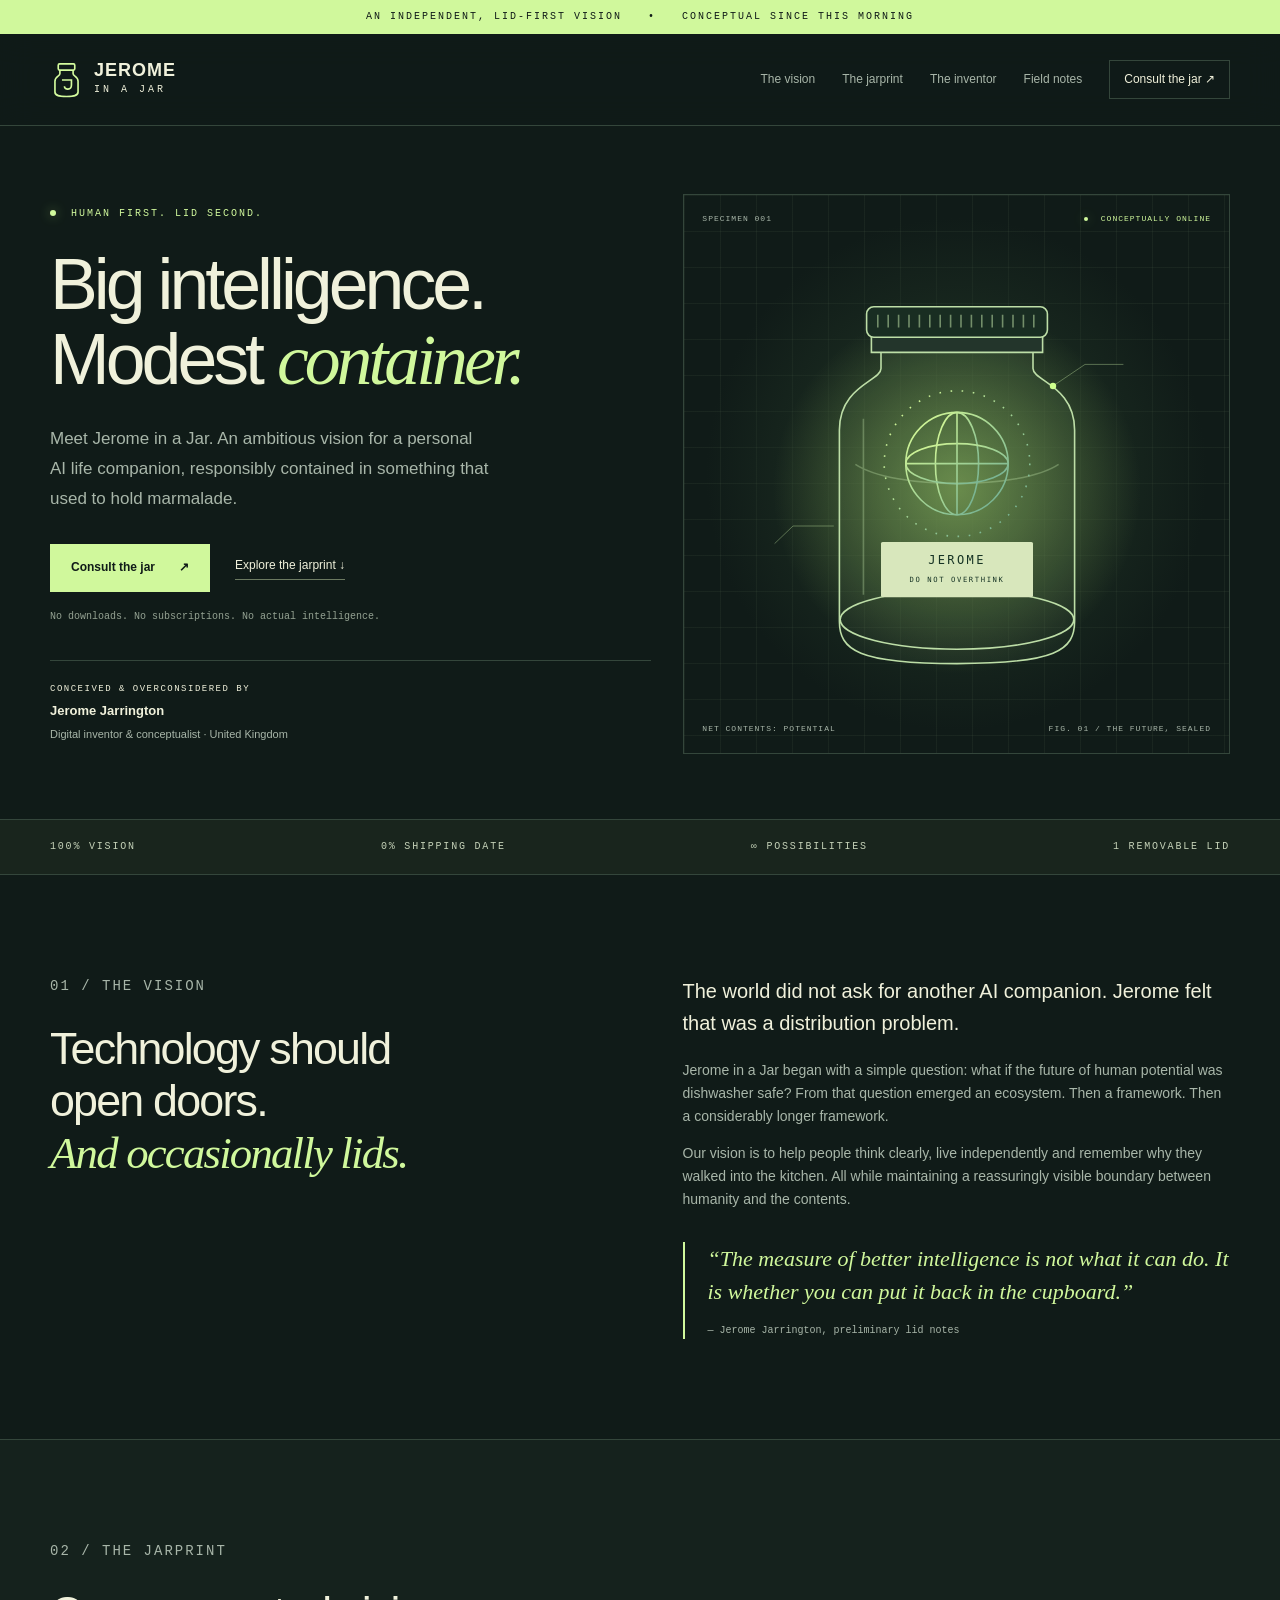
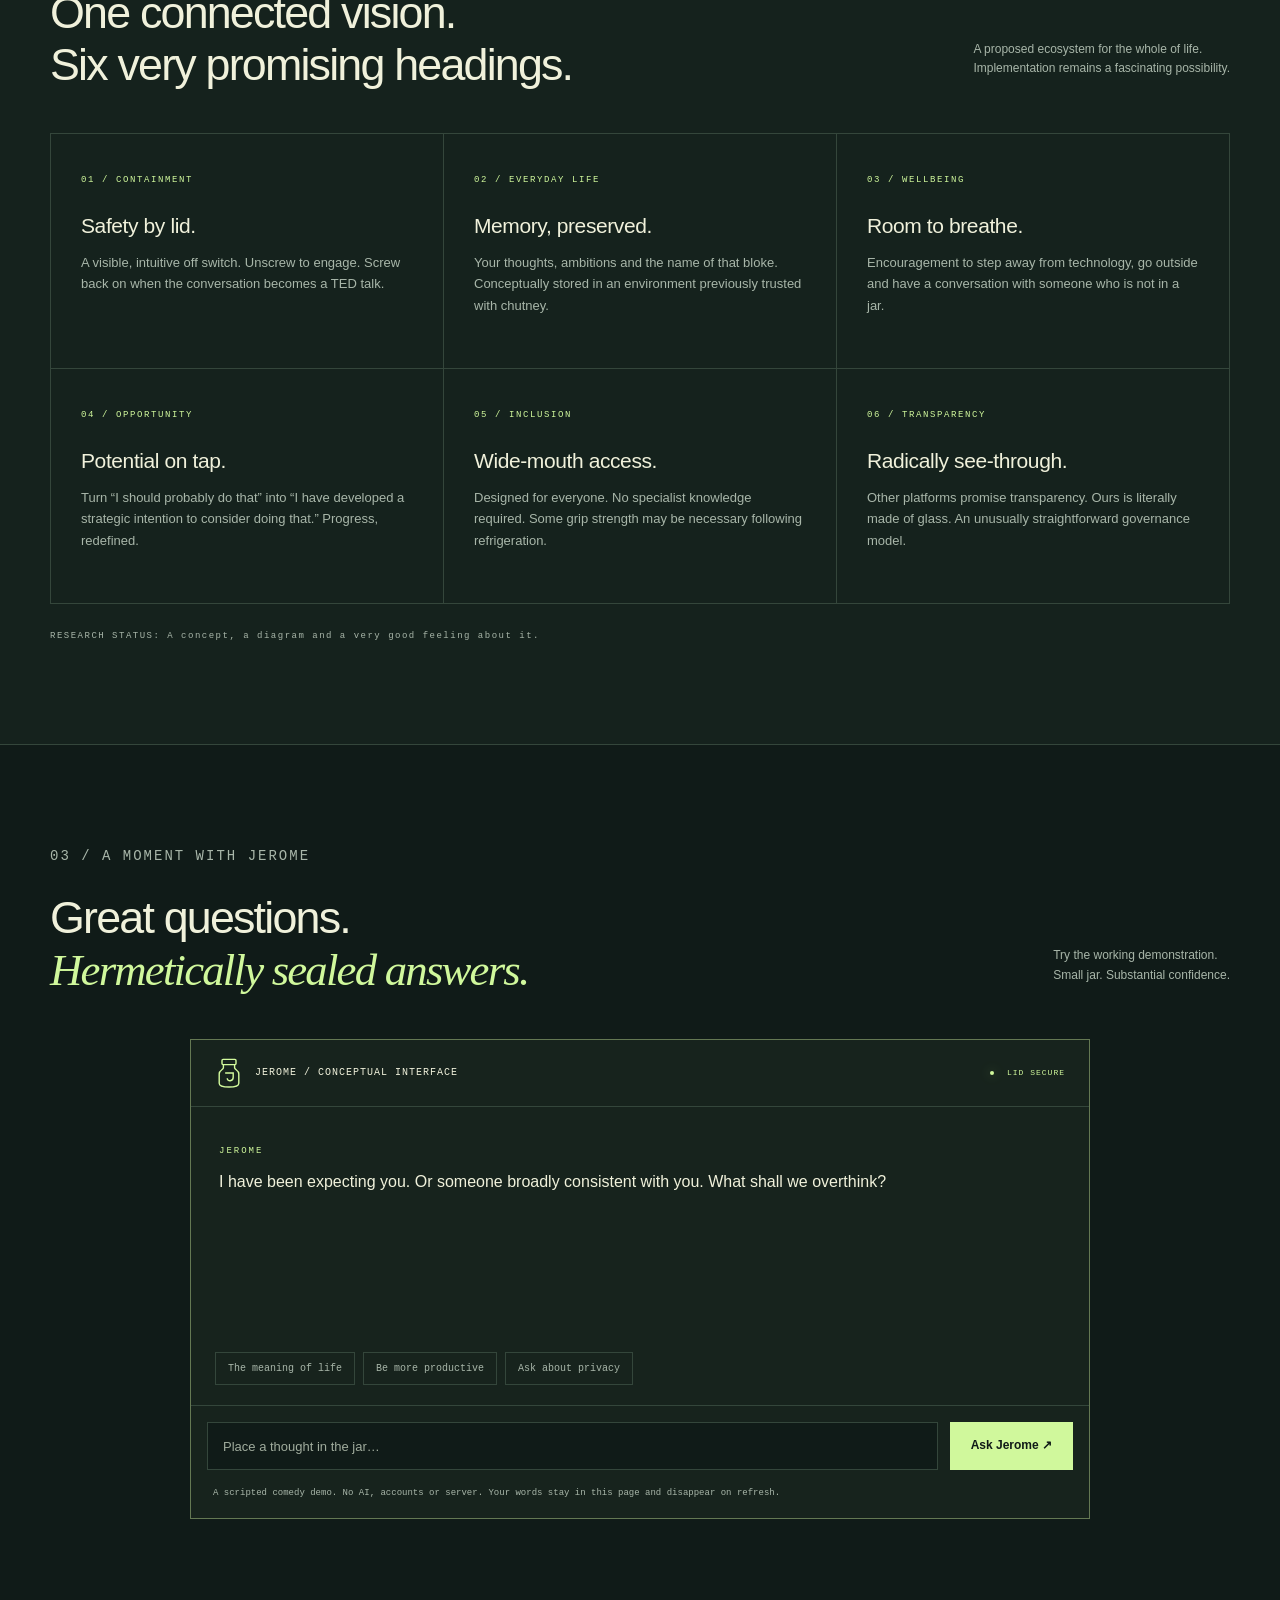
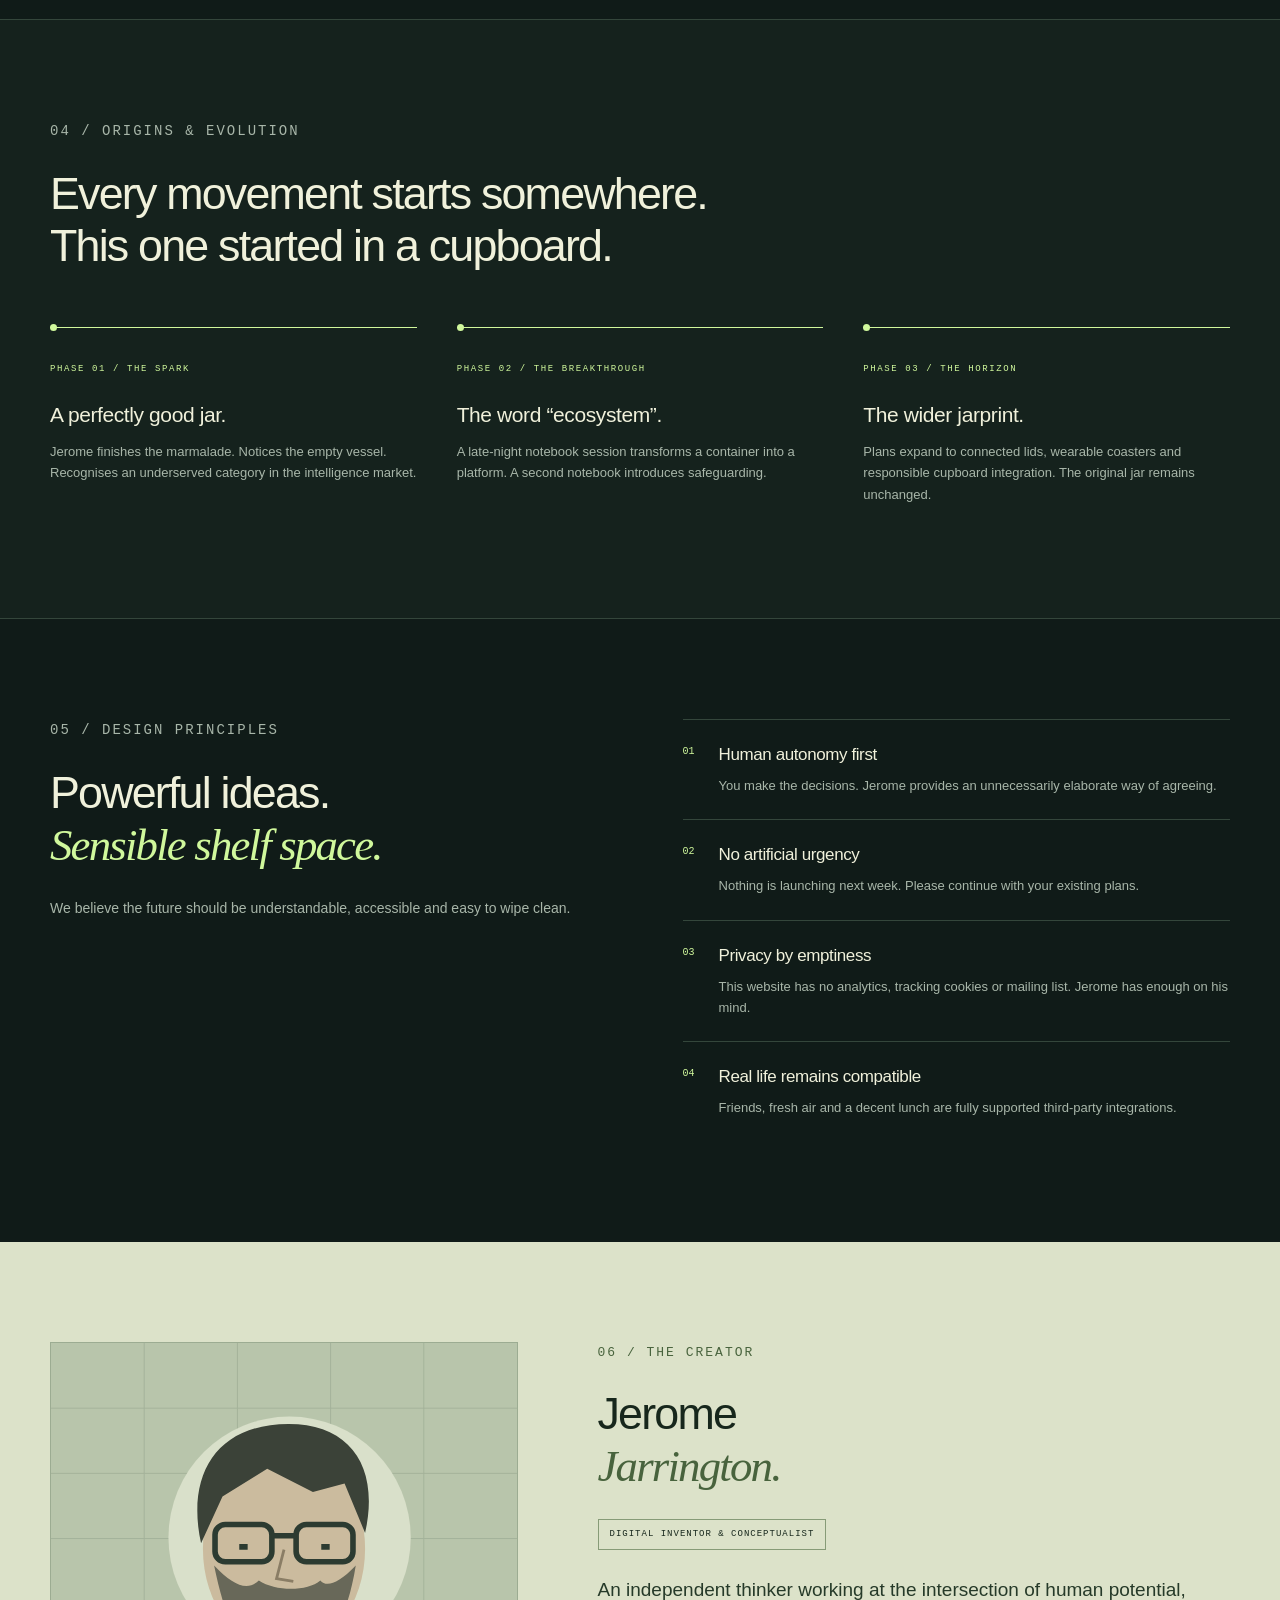
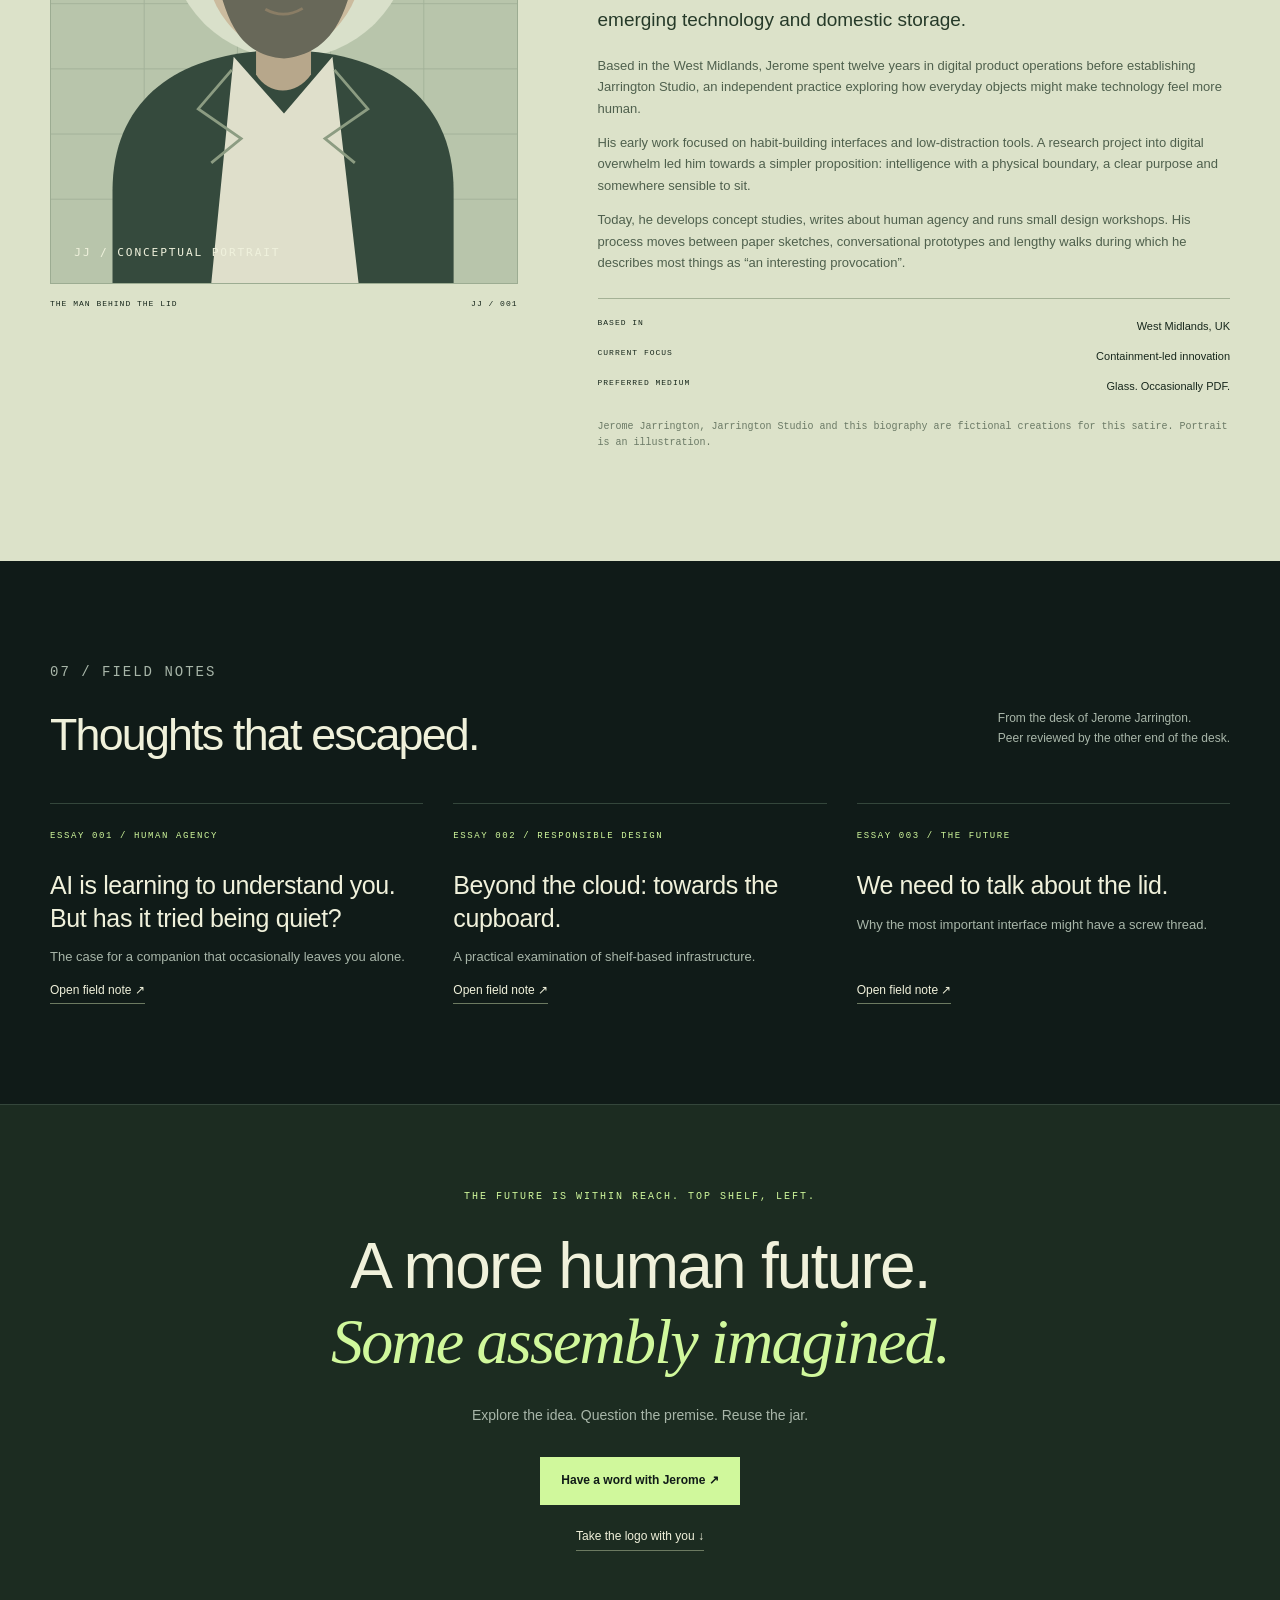
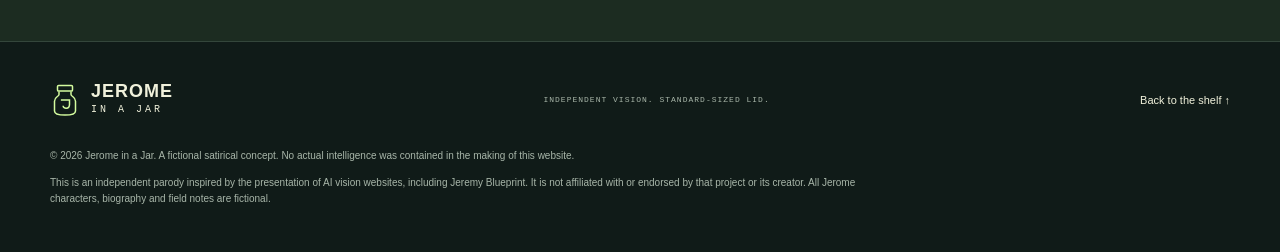
<file: index.html>
<!doctype html>
<html lang="en-GB"><head><meta charset="utf-8"><meta name="viewport" content="width=device-width, initial-scale=1"><title>Jerome in a Jar — Human first. Lid second.</title><meta name="description" content="A very serious vision for a slightly unnecessary future. Meet Jerome in a Jar, a satirical AI companion concept by fictional inventor Jerome Jarrington."><meta name="theme-color" content="#101b18"><meta property="og:title" content="Jerome in a Jar"><meta property="og:description" content="Intelligence should serve humanity. Preferably in a jar."><meta property="og:type" content="website"><link rel="icon" href="assets/logo-mark.svg" type="image/svg+xml"><link rel="stylesheet" href="styles.css"><script src="script.js" defer></script></head>
<body><a class="skip" href="#main">Skip to content</a><div class="announcement">AN INDEPENDENT, LID-FIRST VISION <span>•</span> CONCEPTUAL SINCE THIS MORNING</div><header><div class="wrap nav"><a class="brand" href="#home" aria-label="Jerome in a Jar home"><img src="assets/logo-mark.svg" alt="" width="33" height="38"><span>JEROME <small>IN A JAR</small></span></a><button class="menu" aria-expanded="false" aria-controls="navigation">Menu +</button><nav id="navigation" aria-label="Main navigation"><a href="#vision">The vision</a><a href="#blueprint">The jarprint</a><a href="#creator">The inventor</a><a href="#fieldnotes">Field notes</a><a class="nav-cta" href="#demo">Consult the jar ↗</a></nav></div></header>
<main id="main"><section id="home" class="hero wrap"><div class="hero-copy"><p class="eyebrow"><span class="dot"></span> HUMAN FIRST. LID SECOND.</p><h1>Big intelligence.<br>Modest <em>container.</em></h1><p class="intro">Meet Jerome in a Jar. An ambitious vision for a personal AI life companion, responsibly contained in something that used to hold marmalade.</p><div class="actions"><a class="button primary" href="#demo">Consult the jar <span>↗</span></a><a class="text-link" href="#blueprint">Explore the jarprint ↓</a></div><p class="fine">No downloads. No subscriptions. No actual intelligence.</p><div class="hero-credit"><span>CONCEIVED &amp; OVERCONSIDERED BY</span><strong>Jerome Jarrington</strong><span>Digital inventor &amp; conceptualist · United Kingdom</span></div></div><div class="specimen"><div class="specimen-top"><span>SPECIMEN 001</span><span class="live"><span class="dot"></span> CONCEPTUALLY ONLINE</span></div><img class="hero-jar" src="assets/jar.svg" alt="An illustrated glass jar containing a glowing intelligence orb, labelled Jerome — Do not overthink"><div class="specimen-bottom"><span>NET CONTENTS: POTENTIAL</span><span>FIG. 01 / THE FUTURE, SEALED</span></div></div></section>
<div class="ticker"><div class="wrap"><span>100% VISION</span><span>0% SHIPPING DATE</span><span>∞ POSSIBILITIES</span><span>1 REMOVABLE LID</span></div></div>
<section id="vision" class="section wrap split"><div><p class="eyebrow">01 / THE VISION</p><h2>Technology should<br>open doors.<br><em>And occasionally lids.</em></h2></div><div><p class="large">The world did not ask for another AI companion. Jerome felt that was a distribution problem.</p><p>Jerome in a Jar began with a simple question: what if the future of human potential was dishwasher safe? From that question emerged an ecosystem. Then a framework. Then a considerably longer framework.</p><p>Our vision is to help people think clearly, live independently and remember why they walked into the kitchen. All while maintaining a reassuringly visible boundary between humanity and the contents.</p><blockquote>“The measure of better intelligence is not what it can do. It is whether you can put it back in the cupboard.”<cite>— Jerome Jarrington, preliminary lid notes</cite></blockquote></div></section>
<section id="blueprint" class="section panel"><div class="wrap"><div class="section-heading"><div><p class="eyebrow">02 / THE JARPRINT</p><h2>One connected vision.<br>Six very promising headings.</h2></div><p>A proposed ecosystem for the whole of life.<br>Implementation remains a fascinating possibility.</p></div><div class="features">
<article><span class="number">01 / CONTAINMENT</span><h3>Safety by lid.</h3><p>A visible, intuitive off switch. Unscrew to engage. Screw back on when the conversation becomes a TED talk.</p></article><article><span class="number">02 / EVERYDAY LIFE</span><h3>Memory, preserved.</h3><p>Your thoughts, ambitions and the name of that bloke. Conceptually stored in an environment previously trusted with chutney.</p></article><article><span class="number">03 / WELLBEING</span><h3>Room to breathe.</h3><p>Encouragement to step away from technology, go outside and have a conversation with someone who is not in a jar.</p></article><article><span class="number">04 / OPPORTUNITY</span><h3>Potential on tap.</h3><p>Turn “I should probably do that” into “I have developed a strategic intention to consider doing that.” Progress, redefined.</p></article><article><span class="number">05 / INCLUSION</span><h3>Wide-mouth access.</h3><p>Designed for everyone. No specialist knowledge required. Some grip strength may be necessary following refrigeration.</p></article><article><span class="number">06 / TRANSPARENCY</span><h3>Radically see-through.</h3><p>Other platforms promise transparency. Ours is literally made of glass. An unusually straightforward governance model.</p></article></div><p class="section-note">RESEARCH STATUS: A concept, a diagram and a very good feeling about it.</p></div></section>
<section id="demo" class="section wrap"><div class="section-heading"><div><p class="eyebrow">03 / A MOMENT WITH JEROME</p><h2>Great questions.<br><em>Hermetically sealed answers.</em></h2></div><p>Try the working demonstration.<br>Small jar. Substantial confidence.</p></div><div class="console"><div class="console-label"><img src="assets/logo-mark.svg" alt="" width="28" height="32"><span>JEROME / CONCEPTUAL INTERFACE</span><span class="live"><span class="dot"></span> LID SECURE</span></div><div class="transcript" id="transcript" role="log" aria-live="polite" aria-label="Conversation with the jar"><div class="message"><span>JEROME</span><p>I have been expecting you. Or someone broadly consistent with you. What shall we overthink?</p></div></div><div class="suggestions"><button data-prompt="What is the meaning of life?">The meaning of life</button><button data-prompt="How do I become more productive?">Be more productive</button><button data-prompt="What about my data?">Ask about privacy</button></div><form id="jar-form"><label class="sr-only" for="question">Ask Jerome a question</label><input id="question" name="question" maxlength="240" placeholder="Place a thought in the jar…" required autocomplete="off"><button type="submit" class="button primary" aria-label="Ask Jerome">Ask Jerome ↗</button></form><p class="console-foot">A scripted comedy demo. No AI, accounts or server. Your words stay in this page and disappear on refresh.</p></div></section>
<section id="origins" class="section panel"><div class="wrap"><p class="eyebrow">04 / ORIGINS &amp; EVOLUTION</p><h2>Every movement starts somewhere.<br>This one started in a cupboard.</h2><div class="timeline"><article><span>PHASE 01 / THE SPARK</span><h3>A perfectly good jar.</h3><p>Jerome finishes the marmalade. Notices the empty vessel. Recognises an underserved category in the intelligence market.</p></article><article><span>PHASE 02 / THE BREAKTHROUGH</span><h3>The word “ecosystem”.</h3><p>A late-night notebook session transforms a container into a platform. A second notebook introduces safeguarding.</p></article><article><span>PHASE 03 / THE HORIZON</span><h3>The wider jarprint.</h3><p>Plans expand to connected lids, wearable coasters and responsible cupboard integration. The original jar remains unchanged.</p></article></div></div></section>
<section id="principles" class="section wrap split"><div><p class="eyebrow">05 / DESIGN PRINCIPLES</p><h2>Powerful ideas.<br><em>Sensible shelf space.</em></h2><p>We believe the future should be understandable, accessible and easy to wipe clean.</p></div><div class="principles"><div><span>01</span><section><h3>Human autonomy first</h3><p>You make the decisions. Jerome provides an unnecessarily elaborate way of agreeing.</p></section></div><div><span>02</span><section><h3>No artificial urgency</h3><p>Nothing is launching next week. Please continue with your existing plans.</p></section></div><div><span>03</span><section><h3>Privacy by emptiness</h3><p>This website has no analytics, tracking cookies or mailing list. Jerome has enough on his mind.</p></section></div><div><span>04</span><section><h3>Real life remains compatible</h3><p>Friends, fresh air and a decent lunch are fully supported third-party integrations.</p></section></div></div></section>
<section id="creator" class="section creator-section"><div class="wrap creator"><div class="portrait"><img src="assets/jerome.svg" alt="Illustrated fictional portrait of Jerome Jarrington in glasses and a green jacket" loading="lazy"><div>THE MAN BEHIND THE LID <span>JJ / 001</span></div></div><div><p class="eyebrow">06 / THE CREATOR</p><h2>Jerome<br><em>Jarrington.</em></h2><span class="tag">DIGITAL INVENTOR &amp; CONCEPTUALIST</span><p class="large">An independent thinker working at the intersection of human potential, emerging technology and domestic storage.</p><p>Based in the West Midlands, Jerome spent twelve years in digital product operations before establishing Jarrington Studio, an independent practice exploring how everyday objects might make technology feel more human.</p><p>His early work focused on habit-building interfaces and low-distraction tools. A research project into digital overwhelm led him towards a simpler proposition: intelligence with a physical boundary, a clear purpose and somewhere sensible to sit.</p><p>Today, he develops concept studies, writes about human agency and runs small design workshops. His process moves between paper sketches, conversational prototypes and lengthy walks during which he describes most things as “an interesting provocation”.</p><div class="creator-facts"><div><span>BASED IN</span><strong>West Midlands, UK</strong></div><div><span>CURRENT FOCUS</span><strong>Containment-led innovation</strong></div><div><span>PREFERRED MEDIUM</span><strong>Glass. Occasionally PDF.</strong></div></div><p class="fiction-note">Jerome Jarrington, Jarrington Studio and this biography are fictional creations for this satire. Portrait is an illustration.</p></div></div></section>
<section id="fieldnotes" class="section wrap"><div class="section-heading"><div><p class="eyebrow">07 / FIELD NOTES</p><h2>Thoughts that escaped.</h2></div><p>From the desk of Jerome Jarrington.<br>Peer reviewed by the other end of the desk.</p></div><div class="notes"><article><span>ESSAY 001 / HUMAN AGENCY</span><h3>AI is learning to understand you. But has it tried being quiet?</h3><p>The case for a companion that occasionally leaves you alone.</p><button class="text-link" data-note="quiet">Open field note ↗</button></article><article><span>ESSAY 002 / RESPONSIBLE DESIGN</span><h3>Beyond the cloud: towards the cupboard.</h3><p>A practical examination of shelf-based infrastructure.</p><button class="text-link" data-note="cloud">Open field note ↗</button></article><article><span>ESSAY 003 / THE FUTURE</span><h3>We need to talk about the lid.</h3><p>Why the most important interface might have a screw thread.</p><button class="text-link" data-note="lid">Open field note ↗</button></article></div></section>
<section id="contact" class="closing"><div class="wrap"><p class="eyebrow">THE FUTURE IS WITHIN REACH. TOP SHELF, LEFT.</p><h2>A more human future.<br><em>Some assembly imagined.</em></h2><p>Explore the idea. Question the premise. Reuse the jar.</p><a class="button primary" href="#demo">Have a word with Jerome ↗</a><a class="text-link download" href="assets/logo.svg" download>Take the logo with you ↓</a></div></section>
</main><footer class="wrap"><div class="footer-top"><a class="brand" href="#home"><img src="assets/logo-mark.svg" alt="" width="30" height="34"><span>JEROME <small>IN A JAR</small></span></a><span>INDEPENDENT VISION. STANDARD-SIZED LID.</span><a href="#home">Back to the shelf ↑</a></div><p>© <span id="year">2026</span> Jerome in a Jar. A fictional satirical concept. No actual intelligence was contained in the making of this website.</p><p>This is an independent parody inspired by the presentation of AI vision websites, including Jeremy Blueprint. It is not affiliated with or endorsed by that project or its creator. All Jerome characters, biography and field notes are fictional.</p></footer><dialog id="note-dialog" aria-labelledby="note-title"><button class="close" aria-label="Close field note">Close ×</button><p class="eyebrow">JARRINGTON STUDIO / FIELD NOTE</p><h2 id="note-title"></h2><div id="note-body"></div><p class="fiction-note">Fictional satirical writing by fictional conceptualist Jerome Jarrington.</p></dialog></body></html>
</file>
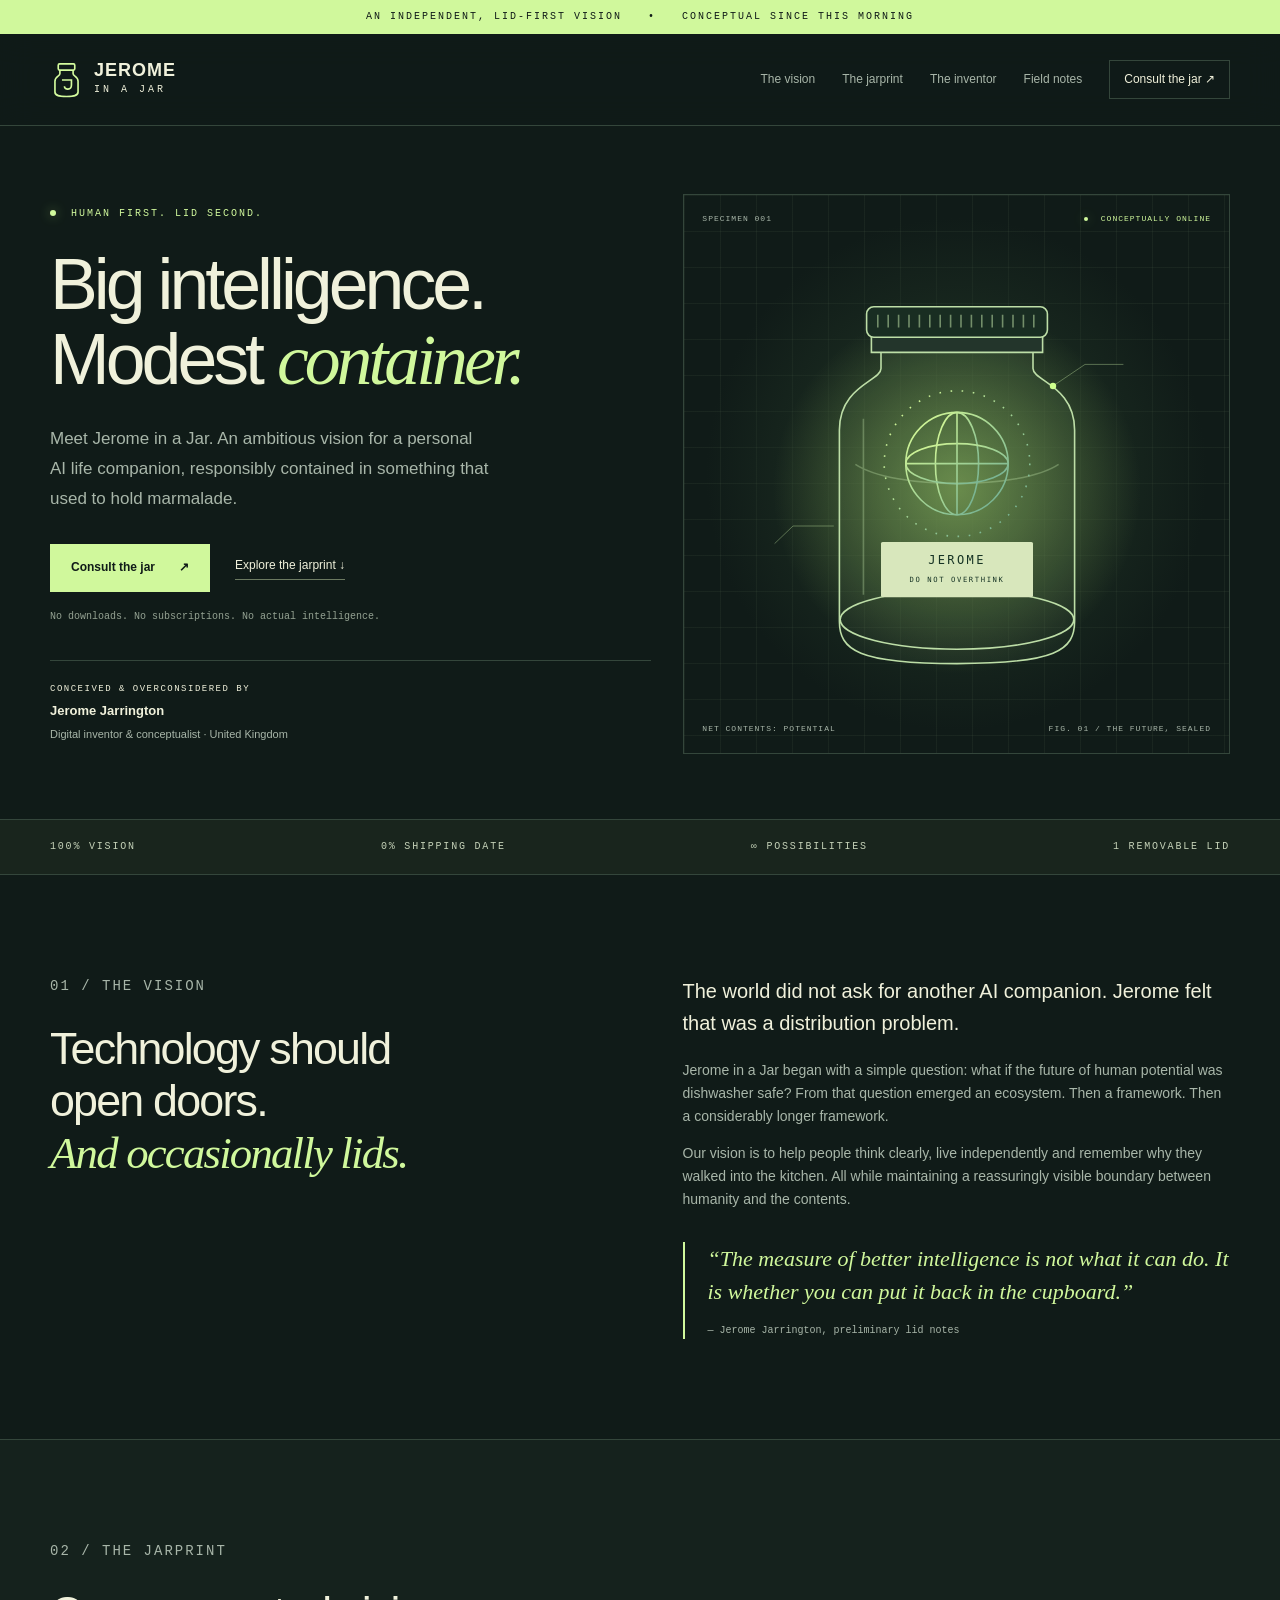
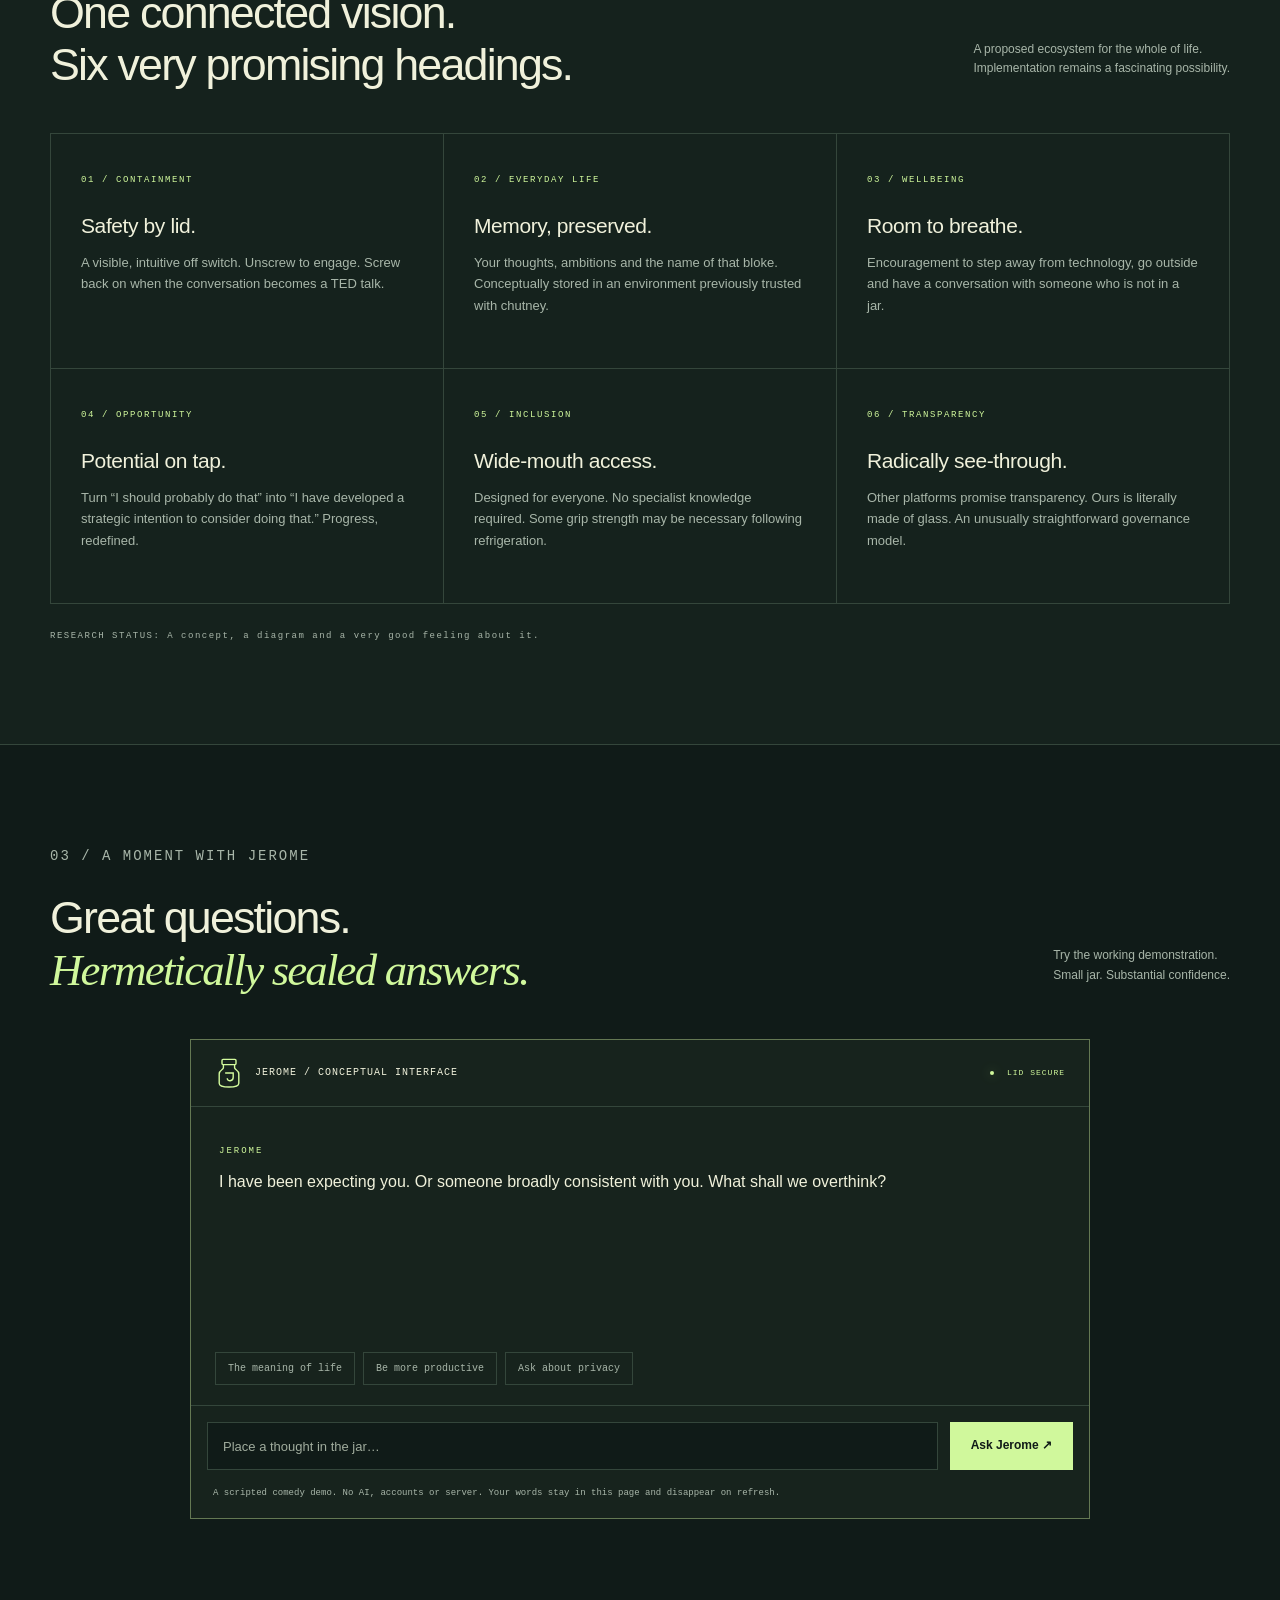
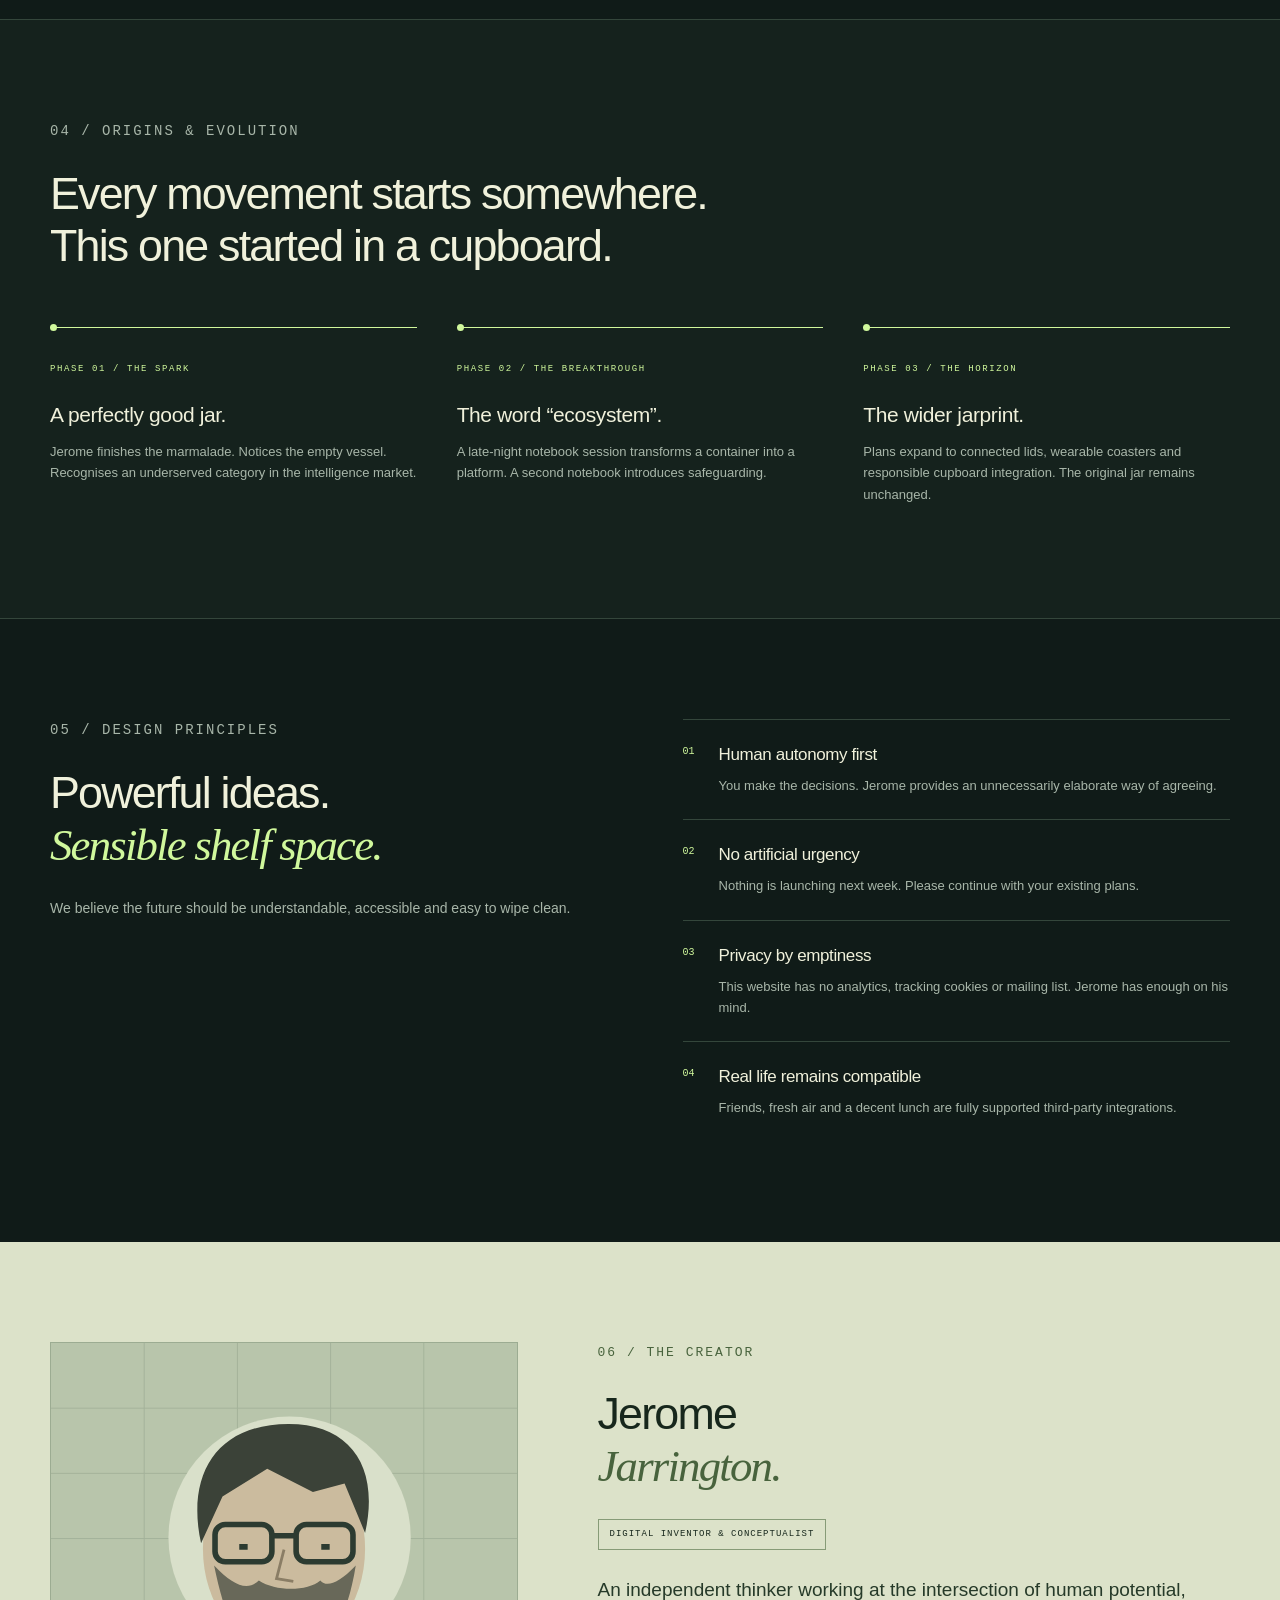
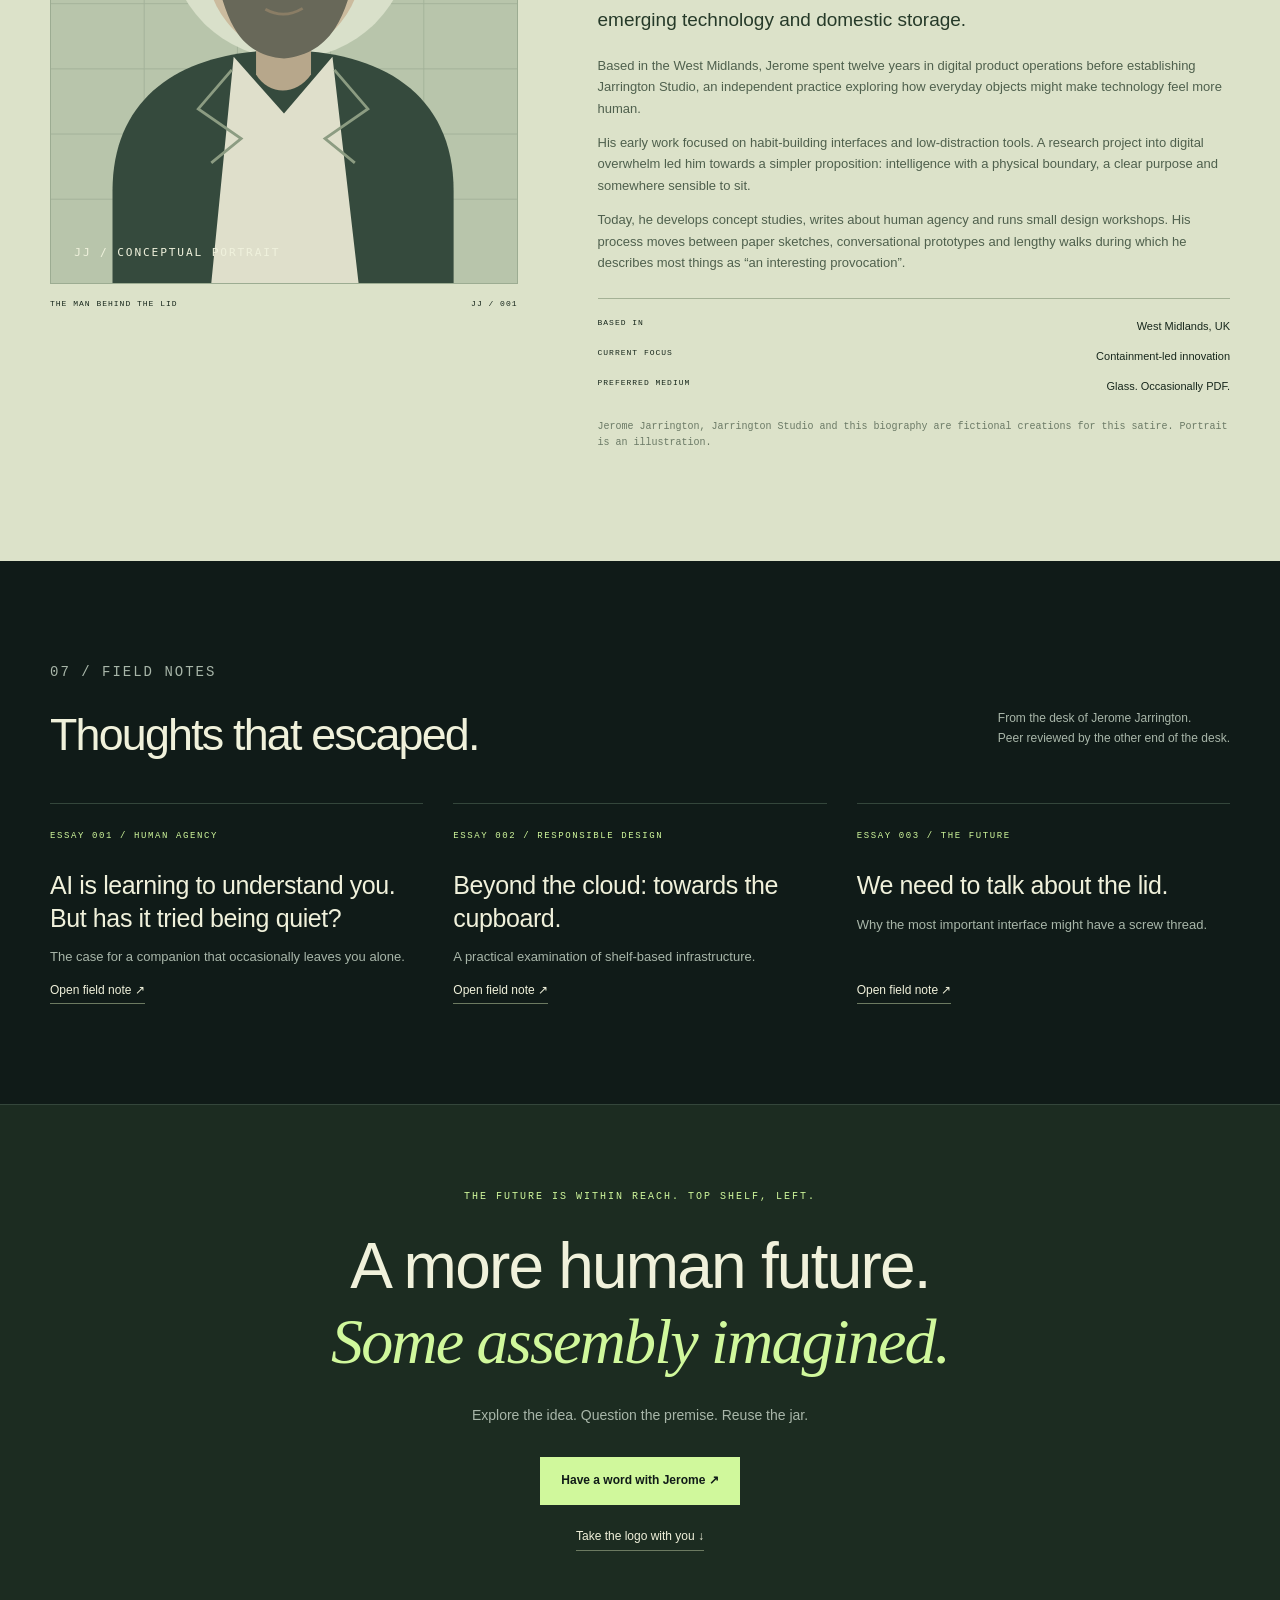
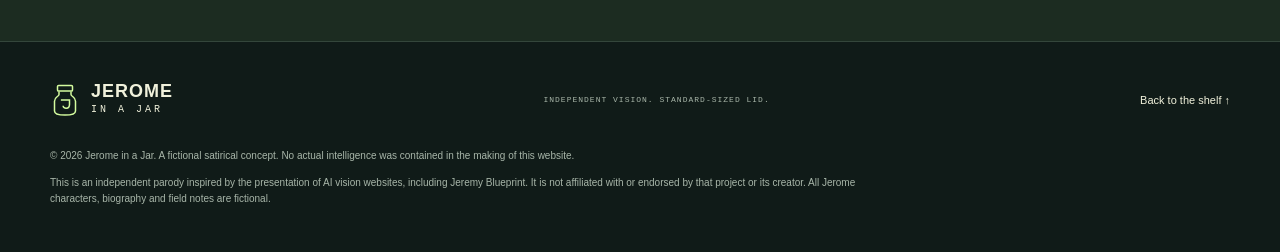
<file: preview.html>
<!doctype html>
<html lang="en-GB"><head><meta charset="utf-8"><meta name="viewport" content="width=device-width, initial-scale=1"><title>Jerome in a Jar — Human first. Lid second.</title><meta name="description" content="A very serious vision for a slightly unnecessary future. Meet Jerome in a Jar, a satirical AI companion concept by fictional inventor Jerome Jarrington."><meta name="theme-color" content="#101b18"><meta property="og:title" content="Jerome in a Jar"><meta property="og:description" content="Intelligence should serve humanity. Preferably in a jar."><meta property="og:type" content="website"><link rel="icon" href="[data-uri]" type="image/svg+xml"><style>:root{--bg:#101b18;--panel:#15221d;--cream:#f0f1db;--muted:#a8b6a9;--lime:#d0f89c;--line:#34463b}*{box-sizing:border-box}html{scroll-behavior:smooth;scroll-padding-top:100px}body{margin:0;background:var(--bg);color:var(--cream);font-family:Arial,Helvetica,sans-serif;line-height:1.65}a{color:inherit}button,input{font:inherit}button,a,input{-webkit-tap-highlight-color:transparent}button{cursor:pointer}a:focus-visible,button:focus-visible,input:focus-visible{outline:2px solid var(--lime);outline-offset:5px}::selection{background:var(--lime);color:var(--bg)}.wrap{max-width:1280px;margin:auto;padding-left:50px;padding-right:50px}.announcement{text-align:center;background:var(--lime);color:var(--bg);font:10px/1.6 monospace;letter-spacing:2px;padding:9px 20px}.announcement span{padding:0 18px}header{position:sticky;top:0;z-index:10;background:#101b18f5;border-bottom:1px solid var(--line);backdrop-filter:blur(16px)}.nav{height:91px;display:flex;align-items:center;justify-content:space-between;gap:25px}.brand{display:flex;align-items:center;gap:11px;text-decoration:none;font-size:18px;font-weight:800;line-height:1.1;letter-spacing:1px}.brand small{display:block;font:10px/1.7 monospace;letter-spacing:3px}.nav nav{display:flex;align-items:center;gap:27px}.nav nav a{font-size:12px;text-decoration:none;color:var(--muted)}.nav nav a:hover{color:var(--lime)}.nav nav .nav-cta{color:var(--cream);padding:9px 14px;border:1px solid var(--line)}.menu{display:none;color:var(--cream);background:none;border:1px solid var(--line);padding:8px 14px}.hero{display:grid;grid-template-columns:1.1fr 1fr;gap:32px;padding-top:68px;padding-bottom:65px;align-items:center}.eyebrow{font:10px/1.7 monospace;letter-spacing:2px;color:var(--lime);margin:0 0 24px}.dot{display:inline-block;width:6px;height:6px;border-radius:50%;background:var(--lime);margin-right:7px;box-shadow:0 0 12px #caff7970}h1,h2,h3,p{margin-top:0}h1{font-size:clamp(48px,5.6vw,76px);line-height:1.06;letter-spacing:-4px;font-weight:500;margin-bottom:26px}em{font-family:Georgia,'Times New Roman',serif;font-weight:400;color:var(--lime)}.intro{font-size:17px;color:var(--muted);max-width:440px;line-height:1.75}.actions{display:flex;align-items:center;gap:25px;margin-top:30px}.button{display:inline-flex;justify-content:center;align-items:center;gap:24px;padding:13px 20px;text-decoration:none;border:1px solid var(--lime);font-size:12px;font-weight:bold;transition:background .2s,transform .2s}.button:hover{transform:translateY(-2px);background:#e0ffb6}.primary{background:var(--lime);color:var(--bg)}.text-link{color:var(--cream);background:transparent;border:0;border-bottom:1px solid #6c7a61;text-decoration:none;padding:0 0 3px;font-size:12px}.text-link:hover{color:var(--lime)}.fine{font:10px/1.6 monospace;color:#94a292;margin-top:17px}.hero-credit{border-top:1px solid var(--line);padding-top:21px;margin-top:35px;display:flex;flex-direction:column;gap:4px}.hero-credit span:first-child{font:9px/1.6 monospace;letter-spacing:1.5px}.hero-credit strong{font-size:13px}.hero-credit span:last-child{font-size:11px;color:var(--muted)}.specimen{position:relative;border:1px solid var(--line);background:radial-gradient(ellipse at center,#243a28 0,transparent 65%),linear-gradient(#abcc9910 1px,transparent 1px),linear-gradient(90deg,#abcc9910 1px,transparent 1px);background-size:auto,36px 36px,36px 36px;align-self:stretch;min-height:560px;display:flex;flex-direction:column;justify-content:space-between;overflow:hidden}.specimen-top,.specimen-bottom{padding:18px;font:8px/1.5 monospace;letter-spacing:1px;display:flex;justify-content:space-between;gap:10px;color:var(--muted)}.live{color:var(--lime);white-space:nowrap}.live .dot{width:4px;height:4px}.hero-jar{display:block;width:100%;height:480px;object-fit:contain;margin:-15px 0}.ticker{border-top:1px solid var(--line);border-bottom:1px solid var(--line);background:#19251d}.ticker .wrap{display:flex;justify-content:space-between;gap:20px;padding-top:19px;padding-bottom:19px;font:10px/1.6 monospace;letter-spacing:1.8px;color:#c5d2b8}.section{padding-top:100px;padding-bottom:100px}.split{display:grid;grid-template-columns:1fr 1fr;gap:85px}.section h2,.closing h2{font-weight:400;font-size:clamp(32px,3.5vw,48px);line-height:1.16;letter-spacing:-1.8px;margin-bottom:25px}.section p{font-size:14px;color:var(--muted)}.section .large{font-size:20px;line-height:1.6;color:var(--cream)}blockquote{margin:30px 0 0;border-left:2px solid var(--lime);padding:0 0 0 23px;font:italic 22px/1.5 Georgia,serif;color:var(--lime)}cite{display:block;font:10px/1.6 monospace;color:var(--muted);margin-top:15px}.panel{background:var(--panel);border-top:1px solid var(--line);border-bottom:1px solid var(--line)}.section-heading{display:flex;justify-content:space-between;align-items:flex-end;gap:50px;margin-bottom:42px}.section-heading h2{margin-bottom:0}.section-heading>p{max-width:320px;font-size:12px}.features{display:grid;grid-template-columns:repeat(3,1fr);border-top:1px solid var(--line);border-left:1px solid var(--line)}.features article{padding:30px;border-right:1px solid var(--line);border-bottom:1px solid var(--line);min-height:235px}.number,.timeline article>span,.notes article>span{font:9px/1.6 monospace;letter-spacing:1.6px;color:var(--lime)}h3{font-size:21px;font-weight:400;line-height:1.4;margin:20px 0 12px;letter-spacing:-.4px}.features p{font-size:13px;margin:0}.section .section-note{font:9px/1.6 monospace;letter-spacing:1.5px;margin:25px 0 0}.console{max-width:900px;margin:0 auto;border:1px solid #647853;background:#17231d}.console-label{display:flex;align-items:center;gap:12px;padding:17px 24px;border-bottom:1px solid var(--line);font:10px/1.6 monospace;letter-spacing:1px}.console-label .live{margin-left:auto;font-size:8px}.transcript{height:245px;overflow-y:auto;padding:28px;scroll-behavior:smooth}.message{max-width:90%;margin-bottom:20px}.message>span{font:9px/1.5 monospace;letter-spacing:2px;color:var(--lime)}.message p{font-size:16px;margin:7px 0 0;color:var(--cream)}.message.user{margin-left:auto;border-left:1px solid var(--line);padding-left:18px}.message.user>span{color:var(--muted)}.suggestions{display:flex;flex-wrap:wrap;gap:8px;padding:0 24px 20px}.suggestions button{background:none;border:1px solid var(--line);color:var(--muted);font:10px/1.5 monospace;padding:8px 12px}.suggestions button:hover{border-color:var(--lime);color:var(--lime)}form{display:flex;border-top:1px solid var(--line);padding:16px;gap:12px}input{min-width:0;flex:1;background:var(--bg);border:1px solid var(--line);padding:12px 15px;color:var(--cream);font-size:13px}input::placeholder{color:#a0ac9d}.console .console-foot{font:9px/1.7 monospace;padding:0 22px 17px;margin:0}.timeline{display:grid;grid-template-columns:repeat(3,1fr);gap:40px;margin-top:55px}.timeline article{border-top:1px solid var(--lime);padding-top:25px;position:relative}.timeline article:before{content:'';display:block;width:7px;height:7px;position:absolute;top:-4px;background:var(--lime);border-radius:50%}.timeline p{font-size:13px}.principles>div{display:flex;gap:24px;border-top:1px solid var(--line);padding:23px 0}.principles>div>span{font:10px/1.7 monospace;color:var(--lime)}.principles h3{margin:0 0 8px;font-size:17px}.principles p{margin:0;font-size:13px}.creator-section{background:#dce2c9;color:#17271c}.creator{display:grid;grid-template-columns:.85fr 1.15fr;gap:80px;align-items:start}.creator-section .eyebrow{color:#48633d}.creator-section em{color:#48633d}.creator-section p{color:#4f604d;font-size:13px}.creator-section .large{color:#263a29;font-size:19px;margin-top:25px}.portrait img{width:100%;display:block;border:1px solid #9cac92}.portrait>div{display:flex;justify-content:space-between;gap:10px;font:8px/1.6 monospace;letter-spacing:1px;padding:14px 0}.tag{font:9px/1.7 monospace;letter-spacing:1px;border:1px solid #879b77;padding:7px 11px;display:inline-block}.creator-facts{display:grid;grid-template-columns:1fr;gap:12px;border-top:1px solid #a4b195;padding-top:18px;margin-top:24px}.creator-facts>div{display:flex;justify-content:space-between;gap:15px}.creator-facts span{font:8px/1.6 monospace;letter-spacing:1px}.creator-facts strong{font-size:11px;font-weight:400}.creator-section .fiction-note,.fiction-note{font:10px/1.6 monospace;margin-top:24px;opacity:.8}.notes{display:grid;grid-template-columns:repeat(3,1fr);gap:30px}.notes article{border-top:1px solid var(--line);padding-top:25px;display:flex;flex-direction:column}.notes h3{font-size:25px;line-height:1.3;margin-top:26px}.notes p{font-size:13px}.notes button{align-self:flex-start;margin-top:auto}.closing{text-align:center;background:#1c2c21;border-top:1px solid var(--line);border-bottom:1px solid var(--line);padding:83px 0 90px}.closing h2{font-size:clamp(36px,5vw,64px)}.closing p:not(.eyebrow){font-size:14px;color:var(--muted);margin-bottom:30px}.download{display:table;margin:22px auto 0}footer{padding-top:40px!important;padding-bottom:35px!important}.footer-top{display:flex;align-items:center;justify-content:space-between;gap:20px;margin-bottom:30px}.footer-top>span{font:8px/1.6 monospace;letter-spacing:1px;color:var(--muted)}.footer-top>a:last-child{font-size:11px;text-decoration:none}footer p{font-size:10px;color:var(--muted);max-width:820px;margin-bottom:10px}dialog{background:var(--cream);color:var(--bg);border:0;padding:45px;max-width:680px;width:calc(100% - 36px);max-height:85vh;overflow:auto}dialog::backdrop{background:#000b;backdrop-filter:blur(5px)}dialog .eyebrow{color:#47663a;margin-top:40px}dialog h2{font:36px/1.2 Georgia,serif}dialog p{font-size:15px}dialog .close{float:right;background:none;border:1px solid #8c9b7b;padding:6px 12px;color:var(--bg);font-size:12px}.skip{position:fixed;top:-80px;left:10px;z-index:50;background:var(--lime);color:var(--bg);padding:12px}.skip:focus{top:10px}.sr-only{position:absolute;width:1px;height:1px;overflow:hidden;clip:rect(0,0,0,0)}@media(min-width:1450px){.hero{padding-top:85px;padding-bottom:85px}}@media(max-width:1000px){.wrap{padding-left:30px;padding-right:30px}.nav nav{gap:16px}.hero{gap:20px}h1{font-size:58px}.specimen{min-height:535px}.split{gap:40px}.creator{gap:40px}.features article{padding:23px}.console-label{font-size:9px}}@media(max-width:760px){.wrap{padding-left:22px;padding-right:22px}.announcement{font-size:8px;letter-spacing:1px}.announcement span{padding:0 6px}.nav{height:76px}.menu{display:block}.nav nav{display:none;position:absolute;top:76px;left:0;right:0;padding:25px;background:var(--bg);border-bottom:1px solid var(--line);flex-direction:column;align-items:flex-start}.nav nav.open{display:flex}.hero{grid-template-columns:1fr;padding-top:45px;padding-bottom:40px;gap:40px}h1{font-size:clamp(48px,10vw,70px);letter-spacing:-2.7px}.intro{max-width:560px}.specimen{min-height:480px;max-width:540px;width:100%;margin:auto}.hero-jar{height:390px}.ticker .wrap{display:grid;grid-template-columns:1fr 1fr;font-size:9px;gap:13px 30px}.section{padding-top:65px;padding-bottom:65px}.split,.creator{grid-template-columns:1fr;gap:35px}.section-heading{display:block;margin-bottom:30px}.section-heading>p{margin-top:20px}.features{grid-template-columns:1fr 1fr}.timeline,.notes{grid-template-columns:1fr;gap:30px}.notes article{min-height:220px}.portrait{max-width:400px}.creator-section h2{font-size:50px}.footer-top{flex-wrap:wrap}.footer-top>span{display:none}.console-label{padding:16px;letter-spacing:0}.console-label .live{font-size:7px}.transcript{padding:20px}.message p{font-size:14px}.suggestions{padding-left:16px;padding-right:16px}.console form{flex-wrap:wrap}form .button{padding:12px 15px;font-size:11px}input{font-size:16px}.closing{padding:65px 0}.closing .eyebrow{font-size:8px}.principles>div{padding-top:20px}dialog{padding:26px}}@media(max-width:420px){.features{grid-template-columns:1fr}.features article{min-height:190px}.actions{gap:16px}.console-label .live{display:none}form input{flex-basis:100%}form .button{width:100%}.specimen-top,.specimen-bottom{font-size:7px;padding:13px}.hero-credit{margin-top:28px}}@media(prefers-reduced-motion:reduce){html,.transcript{scroll-behavior:auto}*,*:before,*:after{transition:none!important}}
</style></head>
<body><a class="skip" href="#main">Skip to content</a><div class="announcement">AN INDEPENDENT, LID-FIRST VISION <span>•</span> CONCEPTUAL SINCE THIS MORNING</div><header><div class="wrap nav"><a class="brand" href="#home" aria-label="Jerome in a Jar home"><img src="[data-uri]" alt="" width="33" height="38"><span>JEROME <small>IN A JAR</small></span></a><button class="menu" aria-expanded="false" aria-controls="navigation">Menu +</button><nav id="navigation" aria-label="Main navigation"><a href="#vision">The vision</a><a href="#blueprint">The jarprint</a><a href="#creator">The inventor</a><a href="#fieldnotes">Field notes</a><a class="nav-cta" href="#demo">Consult the jar ↗</a></nav></div></header>
<main id="main"><section id="home" class="hero wrap"><div class="hero-copy"><p class="eyebrow"><span class="dot"></span> HUMAN FIRST. LID SECOND.</p><h1>Big intelligence.<br>Modest <em>container.</em></h1><p class="intro">Meet Jerome in a Jar. An ambitious vision for a personal AI life companion, responsibly contained in something that used to hold marmalade.</p><div class="actions"><a class="button primary" href="#demo">Consult the jar <span>↗</span></a><a class="text-link" href="#blueprint">Explore the jarprint ↓</a></div><p class="fine">No downloads. No subscriptions. No actual intelligence.</p><div class="hero-credit"><span>CONCEIVED &amp; OVERCONSIDERED BY</span><strong>Jerome Jarrington</strong><span>Digital inventor &amp; conceptualist · United Kingdom</span></div></div><div class="specimen"><div class="specimen-top"><span>SPECIMEN 001</span><span class="live"><span class="dot"></span> CONCEPTUALLY ONLINE</span></div><img class="hero-jar" src="[data-uri]" alt="An illustrated glass jar containing a glowing intelligence orb, labelled Jerome — Do not overthink"><div class="specimen-bottom"><span>NET CONTENTS: POTENTIAL</span><span>FIG. 01 / THE FUTURE, SEALED</span></div></div></section>
<div class="ticker"><div class="wrap"><span>100% VISION</span><span>0% SHIPPING DATE</span><span>∞ POSSIBILITIES</span><span>1 REMOVABLE LID</span></div></div>
<section id="vision" class="section wrap split"><div><p class="eyebrow">01 / THE VISION</p><h2>Technology should<br>open doors.<br><em>And occasionally lids.</em></h2></div><div><p class="large">The world did not ask for another AI companion. Jerome felt that was a distribution problem.</p><p>Jerome in a Jar began with a simple question: what if the future of human potential was dishwasher safe? From that question emerged an ecosystem. Then a framework. Then a considerably longer framework.</p><p>Our vision is to help people think clearly, live independently and remember why they walked into the kitchen. All while maintaining a reassuringly visible boundary between humanity and the contents.</p><blockquote>“The measure of better intelligence is not what it can do. It is whether you can put it back in the cupboard.”<cite>— Jerome Jarrington, preliminary lid notes</cite></blockquote></div></section>
<section id="blueprint" class="section panel"><div class="wrap"><div class="section-heading"><div><p class="eyebrow">02 / THE JARPRINT</p><h2>One connected vision.<br>Six very promising headings.</h2></div><p>A proposed ecosystem for the whole of life.<br>Implementation remains a fascinating possibility.</p></div><div class="features">
<article><span class="number">01 / CONTAINMENT</span><h3>Safety by lid.</h3><p>A visible, intuitive off switch. Unscrew to engage. Screw back on when the conversation becomes a TED talk.</p></article><article><span class="number">02 / EVERYDAY LIFE</span><h3>Memory, preserved.</h3><p>Your thoughts, ambitions and the name of that bloke. Conceptually stored in an environment previously trusted with chutney.</p></article><article><span class="number">03 / WELLBEING</span><h3>Room to breathe.</h3><p>Encouragement to step away from technology, go outside and have a conversation with someone who is not in a jar.</p></article><article><span class="number">04 / OPPORTUNITY</span><h3>Potential on tap.</h3><p>Turn “I should probably do that” into “I have developed a strategic intention to consider doing that.” Progress, redefined.</p></article><article><span class="number">05 / INCLUSION</span><h3>Wide-mouth access.</h3><p>Designed for everyone. No specialist knowledge required. Some grip strength may be necessary following refrigeration.</p></article><article><span class="number">06 / TRANSPARENCY</span><h3>Radically see-through.</h3><p>Other platforms promise transparency. Ours is literally made of glass. An unusually straightforward governance model.</p></article></div><p class="section-note">RESEARCH STATUS: A concept, a diagram and a very good feeling about it.</p></div></section>
<section id="demo" class="section wrap"><div class="section-heading"><div><p class="eyebrow">03 / A MOMENT WITH JEROME</p><h2>Great questions.<br><em>Hermetically sealed answers.</em></h2></div><p>Try the working demonstration.<br>Small jar. Substantial confidence.</p></div><div class="console"><div class="console-label"><img src="[data-uri]" alt="" width="28" height="32"><span>JEROME / CONCEPTUAL INTERFACE</span><span class="live"><span class="dot"></span> LID SECURE</span></div><div class="transcript" id="transcript" role="log" aria-live="polite" aria-label="Conversation with the jar"><div class="message"><span>JEROME</span><p>I have been expecting you. Or someone broadly consistent with you. What shall we overthink?</p></div></div><div class="suggestions"><button data-prompt="What is the meaning of life?">The meaning of life</button><button data-prompt="How do I become more productive?">Be more productive</button><button data-prompt="What about my data?">Ask about privacy</button></div><form id="jar-form"><label class="sr-only" for="question">Ask Jerome a question</label><input id="question" name="question" maxlength="240" placeholder="Place a thought in the jar…" required autocomplete="off"><button type="submit" class="button primary" aria-label="Ask Jerome">Ask Jerome ↗</button></form><p class="console-foot">A scripted comedy demo. No AI, accounts or server. Your words stay in this page and disappear on refresh.</p></div></section>
<section id="origins" class="section panel"><div class="wrap"><p class="eyebrow">04 / ORIGINS &amp; EVOLUTION</p><h2>Every movement starts somewhere.<br>This one started in a cupboard.</h2><div class="timeline"><article><span>PHASE 01 / THE SPARK</span><h3>A perfectly good jar.</h3><p>Jerome finishes the marmalade. Notices the empty vessel. Recognises an underserved category in the intelligence market.</p></article><article><span>PHASE 02 / THE BREAKTHROUGH</span><h3>The word “ecosystem”.</h3><p>A late-night notebook session transforms a container into a platform. A second notebook introduces safeguarding.</p></article><article><span>PHASE 03 / THE HORIZON</span><h3>The wider jarprint.</h3><p>Plans expand to connected lids, wearable coasters and responsible cupboard integration. The original jar remains unchanged.</p></article></div></div></section>
<section id="principles" class="section wrap split"><div><p class="eyebrow">05 / DESIGN PRINCIPLES</p><h2>Powerful ideas.<br><em>Sensible shelf space.</em></h2><p>We believe the future should be understandable, accessible and easy to wipe clean.</p></div><div class="principles"><div><span>01</span><section><h3>Human autonomy first</h3><p>You make the decisions. Jerome provides an unnecessarily elaborate way of agreeing.</p></section></div><div><span>02</span><section><h3>No artificial urgency</h3><p>Nothing is launching next week. Please continue with your existing plans.</p></section></div><div><span>03</span><section><h3>Privacy by emptiness</h3><p>This website has no analytics, tracking cookies or mailing list. Jerome has enough on his mind.</p></section></div><div><span>04</span><section><h3>Real life remains compatible</h3><p>Friends, fresh air and a decent lunch are fully supported third-party integrations.</p></section></div></div></section>
<section id="creator" class="section creator-section"><div class="wrap creator"><div class="portrait"><img src="[data-uri]" alt="Illustrated fictional portrait of Jerome Jarrington in glasses and a green jacket" loading="lazy"><div>THE MAN BEHIND THE LID <span>JJ / 001</span></div></div><div><p class="eyebrow">06 / THE CREATOR</p><h2>Jerome<br><em>Jarrington.</em></h2><span class="tag">DIGITAL INVENTOR &amp; CONCEPTUALIST</span><p class="large">An independent thinker working at the intersection of human potential, emerging technology and domestic storage.</p><p>Based in the West Midlands, Jerome spent twelve years in digital product operations before establishing Jarrington Studio, an independent practice exploring how everyday objects might make technology feel more human.</p><p>His early work focused on habit-building interfaces and low-distraction tools. A research project into digital overwhelm led him towards a simpler proposition: intelligence with a physical boundary, a clear purpose and somewhere sensible to sit.</p><p>Today, he develops concept studies, writes about human agency and runs small design workshops. His process moves between paper sketches, conversational prototypes and lengthy walks during which he describes most things as “an interesting provocation”.</p><div class="creator-facts"><div><span>BASED IN</span><strong>West Midlands, UK</strong></div><div><span>CURRENT FOCUS</span><strong>Containment-led innovation</strong></div><div><span>PREFERRED MEDIUM</span><strong>Glass. Occasionally PDF.</strong></div></div><p class="fiction-note">Jerome Jarrington, Jarrington Studio and this biography are fictional creations for this satire. Portrait is an illustration.</p></div></div></section>
<section id="fieldnotes" class="section wrap"><div class="section-heading"><div><p class="eyebrow">07 / FIELD NOTES</p><h2>Thoughts that escaped.</h2></div><p>From the desk of Jerome Jarrington.<br>Peer reviewed by the other end of the desk.</p></div><div class="notes"><article><span>ESSAY 001 / HUMAN AGENCY</span><h3>AI is learning to understand you. But has it tried being quiet?</h3><p>The case for a companion that occasionally leaves you alone.</p><button class="text-link" data-note="quiet">Open field note ↗</button></article><article><span>ESSAY 002 / RESPONSIBLE DESIGN</span><h3>Beyond the cloud: towards the cupboard.</h3><p>A practical examination of shelf-based infrastructure.</p><button class="text-link" data-note="cloud">Open field note ↗</button></article><article><span>ESSAY 003 / THE FUTURE</span><h3>We need to talk about the lid.</h3><p>Why the most important interface might have a screw thread.</p><button class="text-link" data-note="lid">Open field note ↗</button></article></div></section>
<section id="contact" class="closing"><div class="wrap"><p class="eyebrow">THE FUTURE IS WITHIN REACH. TOP SHELF, LEFT.</p><h2>A more human future.<br><em>Some assembly imagined.</em></h2><p>Explore the idea. Question the premise. Reuse the jar.</p><a class="button primary" href="#demo">Have a word with Jerome ↗</a><a class="text-link download" href="[data-uri]" download>Take the logo with you ↓</a></div></section>
</main><footer class="wrap"><div class="footer-top"><a class="brand" href="#home"><img src="[data-uri]" alt="" width="30" height="34"><span>JEROME <small>IN A JAR</small></span></a><span>INDEPENDENT VISION. STANDARD-SIZED LID.</span><a href="#home">Back to the shelf ↑</a></div><p>© <span id="year">2026</span> Jerome in a Jar. A fictional satirical concept. No actual intelligence was contained in the making of this website.</p><p>This is an independent parody inspired by the presentation of AI vision websites, including Jeremy Blueprint. It is not affiliated with or endorsed by that project or its creator. All Jerome characters, biography and field notes are fictional.</p></footer><dialog id="note-dialog" aria-labelledby="note-title"><button class="close" aria-label="Close field note">Close ×</button><p class="eyebrow">JARRINGTON STUDIO / FIELD NOTE</p><h2 id="note-title"></h2><div id="note-body"></div><p class="fiction-note">Fictional satirical writing by fictional conceptualist Jerome Jarrington.</p></dialog><script defer>'use strict';
const menu = document.querySelector('.menu');
const nav = document.querySelector('#navigation');
function closeMenu(){nav.classList.remove('open');menu.setAttribute('aria-expanded','false');}
menu.addEventListener('click',()=>{const open=nav.classList.toggle('open');menu.setAttribute('aria-expanded',String(open));});
nav.querySelectorAll('a').forEach(link=>link.addEventListener('click',closeMenu));
document.addEventListener('keydown',event=>{if(event.key==='Escape')closeMenu();});
document.querySelector('#year').textContent=new Date().getFullYear();
const transcript=document.querySelector('#transcript');
const question=document.querySelector('#question');
let turn=0;
const generic=[
 'An excellent question. I have placed it at the centre of a wider framework. It now has six pillars and no immediate next steps.',
 'Before we solve that, we must ask whether it requires an ecosystem. I suspect it does. I have drawn a circle around the word “human”.',
 'My preliminary recommendation is a cup of tea, a short walk and one small practical step. I will now describe that as a human-first intervention.',
 'There is considerable potential here. I would begin with a notebook. Please resist the temptation to turn the notebook into a platform.',
 'I am a jar with a website. Your own judgement remains the most sophisticated technology in this conversation.'
];
function answer(text){
 const q=text.toLowerCase();
 if(/privacy|data|track|cookie/.test(q))return 'Your words stay in this browser page. Nothing is sent to an AI or saved by this demo. Refresh, and I return to my natural state: confidently empty.';
 if(/meaning|purpose|life/.test(q))return 'A little connection. Something worth doing. A decent lunch. I originally proposed seventeen pillars, but these three fitted on the label.';
 if(/productive|productivity|work|focus/.test(q))return 'Choose one useful task. Put your phone away. Do the task. I appreciate this could have been a much shorter jarprint.';
 if(/money|invest|rich|finance/.test(q))return 'Start by not paying a subscription to a jar. Beyond that, this scripted comedy demo is spectacularly unqualified to advise you.';
 if(/who|creator|jerome/.test(q))return 'I am the conceptual companion imagined by Jerome Jarrington, a fictional digital inventor. We both exist principally as copy on this website. An efficient business model.';
 if(/lid|open|jar|glass/.test(q))return 'The lid is our most advanced boundary-setting technology. It offers a clear user experience, a satisfying twist and no end-user licence agreement.';
 if(/sad|anxious|health|lonely|stress/.test(q))return 'Even in this imaginary ecosystem, real people come first. Take a pause and consider talking with someone you trust. A comedy jar is better at puns than personal support.';
 return generic[turn++ % generic.length];
}
function addMessage(label,text,kind=''){const node=document.createElement('div');node.className='message '+kind;const name=document.createElement('span');name.textContent=label;const body=document.createElement('p');body.textContent=text;node.append(name,body);transcript.append(node);while(transcript.children.length>30)transcript.firstElementChild.remove();transcript.scrollTop=transcript.scrollHeight;}
function ask(value){const text=value.trim().slice(0,240);if(!text)return;addMessage('YOU',text,'user');addMessage('JEROME',answer(text));question.value='';}
document.querySelector('#jar-form').addEventListener('submit',event=>{event.preventDefault();ask(question.value);});
document.querySelectorAll('[data-prompt]').forEach(button=>button.addEventListener('click',()=>ask(button.dataset.prompt)));
const notes={
 quiet:{title:'AI is learning to understand you. But has it tried being quiet?',paragraphs:[
 'There is a tendency in emerging technology to confuse constant availability with constant usefulness. An assistant that can speak at any moment does not necessarily need to.',
 'During an early studio exercise, I asked a prototype to support a period of focused work. It supplied a motivational quotation, a reflection prompt and a proposed weekly review. I had been trying to write a shopping list.',
 'The jar offers another possibility. It can simply sit there. Its silence is not a failure of engagement. It is a mature design position.',
 'Perhaps the next great breakthrough in companion technology is knowing when the person already has everything they need. This is admittedly difficult to illustrate in an investor deck.'
 ]},
 cloud:{title:'Beyond the cloud: towards the cupboard.',paragraphs:[
 'The cloud is an impressive achievement, but it lacks a shelf. This observation has guided much of my recent work.',
 'Cupboard-based infrastructure introduces a new relationship between person and platform. You know where it is. You know what it looks like. You can place a packet of biscuits beside it without submitting a feature request.',
 'There are challenges. Capacity is limited. Access can be obstructed by a colander. Scalability requires another cupboard. We should be honest about these constraints.',
 'Nevertheless, I remain persuaded by technology that occupies a sensible amount of space in our lives. The cupboard is a metaphor. The biscuits are a requirement.'
 ]},
 lid:{title:'We need to talk about the lid.',paragraphs:[
 'Every system needs boundaries. Some express these through complex settings panels. Others have a lid.',
 'A lid communicates its purpose without a tutorial. Closed means closed. Open means open. Neither state requires a preference centre or a quarterly transparency report.',
 'In our studio, the lid has become a reminder to ask a simple question: can the person leave? Can they stop, step back and return to the rest of their life without negotiation?',
 'This is not a technical specification. It is a useful design question wearing a screw thread. I expect to develop the idea into a substantially longer document.'
 ]}
};
const dialog=document.querySelector('#note-dialog');
document.querySelectorAll('[data-note]').forEach(button=>button.addEventListener('click',()=>{const note=notes[button.dataset.note];document.querySelector('#note-title').textContent=note.title;const body=document.querySelector('#note-body');body.replaceChildren(...note.paragraphs.map(text=>{const p=document.createElement('p');p.textContent=text;return p;}));dialog.showModal();}));
dialog.querySelector('.close').addEventListener('click',()=>dialog.close());
dialog.addEventListener('click',event=>{if(event.target===dialog){const r=dialog.getBoundingClientRect();if(event.clientX<r.left||event.clientX>r.right||event.clientY<r.top||event.clientY>r.bottom)dialog.close();}});
</script></body></html>
</file>
<file: styles.css>
:root{--bg:#101b18;--panel:#15221d;--cream:#f0f1db;--muted:#a8b6a9;--lime:#d0f89c;--line:#34463b}*{box-sizing:border-box}html{scroll-behavior:smooth;scroll-padding-top:100px}body{margin:0;background:var(--bg);color:var(--cream);font-family:Arial,Helvetica,sans-serif;line-height:1.65}a{color:inherit}button,input{font:inherit}button,a,input{-webkit-tap-highlight-color:transparent}button{cursor:pointer}a:focus-visible,button:focus-visible,input:focus-visible{outline:2px solid var(--lime);outline-offset:5px}::selection{background:var(--lime);color:var(--bg)}.wrap{max-width:1280px;margin:auto;padding-left:50px;padding-right:50px}.announcement{text-align:center;background:var(--lime);color:var(--bg);font:10px/1.6 monospace;letter-spacing:2px;padding:9px 20px}.announcement span{padding:0 18px}header{position:sticky;top:0;z-index:10;background:#101b18f5;border-bottom:1px solid var(--line);backdrop-filter:blur(16px)}.nav{height:91px;display:flex;align-items:center;justify-content:space-between;gap:25px}.brand{display:flex;align-items:center;gap:11px;text-decoration:none;font-size:18px;font-weight:800;line-height:1.1;letter-spacing:1px}.brand small{display:block;font:10px/1.7 monospace;letter-spacing:3px}.nav nav{display:flex;align-items:center;gap:27px}.nav nav a{font-size:12px;text-decoration:none;color:var(--muted)}.nav nav a:hover{color:var(--lime)}.nav nav .nav-cta{color:var(--cream);padding:9px 14px;border:1px solid var(--line)}.menu{display:none;color:var(--cream);background:none;border:1px solid var(--line);padding:8px 14px}.hero{display:grid;grid-template-columns:1.1fr 1fr;gap:32px;padding-top:68px;padding-bottom:65px;align-items:center}.eyebrow{font:10px/1.7 monospace;letter-spacing:2px;color:var(--lime);margin:0 0 24px}.dot{display:inline-block;width:6px;height:6px;border-radius:50%;background:var(--lime);margin-right:7px;box-shadow:0 0 12px #caff7970}h1,h2,h3,p{margin-top:0}h1{font-size:clamp(48px,5.6vw,76px);line-height:1.06;letter-spacing:-4px;font-weight:500;margin-bottom:26px}em{font-family:Georgia,'Times New Roman',serif;font-weight:400;color:var(--lime)}.intro{font-size:17px;color:var(--muted);max-width:440px;line-height:1.75}.actions{display:flex;align-items:center;gap:25px;margin-top:30px}.button{display:inline-flex;justify-content:center;align-items:center;gap:24px;padding:13px 20px;text-decoration:none;border:1px solid var(--lime);font-size:12px;font-weight:bold;transition:background .2s,transform .2s}.button:hover{transform:translateY(-2px);background:#e0ffb6}.primary{background:var(--lime);color:var(--bg)}.text-link{color:var(--cream);background:transparent;border:0;border-bottom:1px solid #6c7a61;text-decoration:none;padding:0 0 3px;font-size:12px}.text-link:hover{color:var(--lime)}.fine{font:10px/1.6 monospace;color:#94a292;margin-top:17px}.hero-credit{border-top:1px solid var(--line);padding-top:21px;margin-top:35px;display:flex;flex-direction:column;gap:4px}.hero-credit span:first-child{font:9px/1.6 monospace;letter-spacing:1.5px}.hero-credit strong{font-size:13px}.hero-credit span:last-child{font-size:11px;color:var(--muted)}.specimen{position:relative;border:1px solid var(--line);background:radial-gradient(ellipse at center,#243a28 0,transparent 65%),linear-gradient(#abcc9910 1px,transparent 1px),linear-gradient(90deg,#abcc9910 1px,transparent 1px);background-size:auto,36px 36px,36px 36px;align-self:stretch;min-height:560px;display:flex;flex-direction:column;justify-content:space-between;overflow:hidden}.specimen-top,.specimen-bottom{padding:18px;font:8px/1.5 monospace;letter-spacing:1px;display:flex;justify-content:space-between;gap:10px;color:var(--muted)}.live{color:var(--lime);white-space:nowrap}.live .dot{width:4px;height:4px}.hero-jar{display:block;width:100%;height:480px;object-fit:contain;margin:-15px 0}.ticker{border-top:1px solid var(--line);border-bottom:1px solid var(--line);background:#19251d}.ticker .wrap{display:flex;justify-content:space-between;gap:20px;padding-top:19px;padding-bottom:19px;font:10px/1.6 monospace;letter-spacing:1.8px;color:#c5d2b8}.section{padding-top:100px;padding-bottom:100px}.split{display:grid;grid-template-columns:1fr 1fr;gap:85px}.section h2,.closing h2{font-weight:400;font-size:clamp(32px,3.5vw,48px);line-height:1.16;letter-spacing:-1.8px;margin-bottom:25px}.section p{font-size:14px;color:var(--muted)}.section .large{font-size:20px;line-height:1.6;color:var(--cream)}blockquote{margin:30px 0 0;border-left:2px solid var(--lime);padding:0 0 0 23px;font:italic 22px/1.5 Georgia,serif;color:var(--lime)}cite{display:block;font:10px/1.6 monospace;color:var(--muted);margin-top:15px}.panel{background:var(--panel);border-top:1px solid var(--line);border-bottom:1px solid var(--line)}.section-heading{display:flex;justify-content:space-between;align-items:flex-end;gap:50px;margin-bottom:42px}.section-heading h2{margin-bottom:0}.section-heading>p{max-width:320px;font-size:12px}.features{display:grid;grid-template-columns:repeat(3,1fr);border-top:1px solid var(--line);border-left:1px solid var(--line)}.features article{padding:30px;border-right:1px solid var(--line);border-bottom:1px solid var(--line);min-height:235px}.number,.timeline article>span,.notes article>span{font:9px/1.6 monospace;letter-spacing:1.6px;color:var(--lime)}h3{font-size:21px;font-weight:400;line-height:1.4;margin:20px 0 12px;letter-spacing:-.4px}.features p{font-size:13px;margin:0}.section .section-note{font:9px/1.6 monospace;letter-spacing:1.5px;margin:25px 0 0}.console{max-width:900px;margin:0 auto;border:1px solid #647853;background:#17231d}.console-label{display:flex;align-items:center;gap:12px;padding:17px 24px;border-bottom:1px solid var(--line);font:10px/1.6 monospace;letter-spacing:1px}.console-label .live{margin-left:auto;font-size:8px}.transcript{height:245px;overflow-y:auto;padding:28px;scroll-behavior:smooth}.message{max-width:90%;margin-bottom:20px}.message>span{font:9px/1.5 monospace;letter-spacing:2px;color:var(--lime)}.message p{font-size:16px;margin:7px 0 0;color:var(--cream)}.message.user{margin-left:auto;border-left:1px solid var(--line);padding-left:18px}.message.user>span{color:var(--muted)}.suggestions{display:flex;flex-wrap:wrap;gap:8px;padding:0 24px 20px}.suggestions button{background:none;border:1px solid var(--line);color:var(--muted);font:10px/1.5 monospace;padding:8px 12px}.suggestions button:hover{border-color:var(--lime);color:var(--lime)}form{display:flex;border-top:1px solid var(--line);padding:16px;gap:12px}input{min-width:0;flex:1;background:var(--bg);border:1px solid var(--line);padding:12px 15px;color:var(--cream);font-size:13px}input::placeholder{color:#a0ac9d}.console .console-foot{font:9px/1.7 monospace;padding:0 22px 17px;margin:0}.timeline{display:grid;grid-template-columns:repeat(3,1fr);gap:40px;margin-top:55px}.timeline article{border-top:1px solid var(--lime);padding-top:25px;position:relative}.timeline article:before{content:'';display:block;width:7px;height:7px;position:absolute;top:-4px;background:var(--lime);border-radius:50%}.timeline p{font-size:13px}.principles>div{display:flex;gap:24px;border-top:1px solid var(--line);padding:23px 0}.principles>div>span{font:10px/1.7 monospace;color:var(--lime)}.principles h3{margin:0 0 8px;font-size:17px}.principles p{margin:0;font-size:13px}.creator-section{background:#dce2c9;color:#17271c}.creator{display:grid;grid-template-columns:.85fr 1.15fr;gap:80px;align-items:start}.creator-section .eyebrow{color:#48633d}.creator-section em{color:#48633d}.creator-section p{color:#4f604d;font-size:13px}.creator-section .large{color:#263a29;font-size:19px;margin-top:25px}.portrait img{width:100%;display:block;border:1px solid #9cac92}.portrait>div{display:flex;justify-content:space-between;gap:10px;font:8px/1.6 monospace;letter-spacing:1px;padding:14px 0}.tag{font:9px/1.7 monospace;letter-spacing:1px;border:1px solid #879b77;padding:7px 11px;display:inline-block}.creator-facts{display:grid;grid-template-columns:1fr;gap:12px;border-top:1px solid #a4b195;padding-top:18px;margin-top:24px}.creator-facts>div{display:flex;justify-content:space-between;gap:15px}.creator-facts span{font:8px/1.6 monospace;letter-spacing:1px}.creator-facts strong{font-size:11px;font-weight:400}.creator-section .fiction-note,.fiction-note{font:10px/1.6 monospace;margin-top:24px;opacity:.8}.notes{display:grid;grid-template-columns:repeat(3,1fr);gap:30px}.notes article{border-top:1px solid var(--line);padding-top:25px;display:flex;flex-direction:column}.notes h3{font-size:25px;line-height:1.3;margin-top:26px}.notes p{font-size:13px}.notes button{align-self:flex-start;margin-top:auto}.closing{text-align:center;background:#1c2c21;border-top:1px solid var(--line);border-bottom:1px solid var(--line);padding:83px 0 90px}.closing h2{font-size:clamp(36px,5vw,64px)}.closing p:not(.eyebrow){font-size:14px;color:var(--muted);margin-bottom:30px}.download{display:table;margin:22px auto 0}footer{padding-top:40px!important;padding-bottom:35px!important}.footer-top{display:flex;align-items:center;justify-content:space-between;gap:20px;margin-bottom:30px}.footer-top>span{font:8px/1.6 monospace;letter-spacing:1px;color:var(--muted)}.footer-top>a:last-child{font-size:11px;text-decoration:none}footer p{font-size:10px;color:var(--muted);max-width:820px;margin-bottom:10px}dialog{background:var(--cream);color:var(--bg);border:0;padding:45px;max-width:680px;width:calc(100% - 36px);max-height:85vh;overflow:auto}dialog::backdrop{background:#000b;backdrop-filter:blur(5px)}dialog .eyebrow{color:#47663a;margin-top:40px}dialog h2{font:36px/1.2 Georgia,serif}dialog p{font-size:15px}dialog .close{float:right;background:none;border:1px solid #8c9b7b;padding:6px 12px;color:var(--bg);font-size:12px}.skip{position:fixed;top:-80px;left:10px;z-index:50;background:var(--lime);color:var(--bg);padding:12px}.skip:focus{top:10px}.sr-only{position:absolute;width:1px;height:1px;overflow:hidden;clip:rect(0,0,0,0)}@media(min-width:1450px){.hero{padding-top:85px;padding-bottom:85px}}@media(max-width:1000px){.wrap{padding-left:30px;padding-right:30px}.nav nav{gap:16px}.hero{gap:20px}h1{font-size:58px}.specimen{min-height:535px}.split{gap:40px}.creator{gap:40px}.features article{padding:23px}.console-label{font-size:9px}}@media(max-width:760px){.wrap{padding-left:22px;padding-right:22px}.announcement{font-size:8px;letter-spacing:1px}.announcement span{padding:0 6px}.nav{height:76px}.menu{display:block}.nav nav{display:none;position:absolute;top:76px;left:0;right:0;padding:25px;background:var(--bg);border-bottom:1px solid var(--line);flex-direction:column;align-items:flex-start}.nav nav.open{display:flex}.hero{grid-template-columns:1fr;padding-top:45px;padding-bottom:40px;gap:40px}h1{font-size:clamp(48px,10vw,70px);letter-spacing:-2.7px}.intro{max-width:560px}.specimen{min-height:480px;max-width:540px;width:100%;margin:auto}.hero-jar{height:390px}.ticker .wrap{display:grid;grid-template-columns:1fr 1fr;font-size:9px;gap:13px 30px}.section{padding-top:65px;padding-bottom:65px}.split,.creator{grid-template-columns:1fr;gap:35px}.section-heading{display:block;margin-bottom:30px}.section-heading>p{margin-top:20px}.features{grid-template-columns:1fr 1fr}.timeline,.notes{grid-template-columns:1fr;gap:30px}.notes article{min-height:220px}.portrait{max-width:400px}.creator-section h2{font-size:50px}.footer-top{flex-wrap:wrap}.footer-top>span{display:none}.console-label{padding:16px;letter-spacing:0}.console-label .live{font-size:7px}.transcript{padding:20px}.message p{font-size:14px}.suggestions{padding-left:16px;padding-right:16px}.console form{flex-wrap:wrap}form .button{padding:12px 15px;font-size:11px}input{font-size:16px}.closing{padding:65px 0}.closing .eyebrow{font-size:8px}.principles>div{padding-top:20px}dialog{padding:26px}}@media(max-width:420px){.features{grid-template-columns:1fr}.features article{min-height:190px}.actions{gap:16px}.console-label .live{display:none}form input{flex-basis:100%}form .button{width:100%}.specimen-top,.specimen-bottom{font-size:7px;padding:13px}.hero-credit{margin-top:28px}}@media(prefers-reduced-motion:reduce){html,.transcript{scroll-behavior:auto}*,*:before,*:after{transition:none!important}}
</file>
